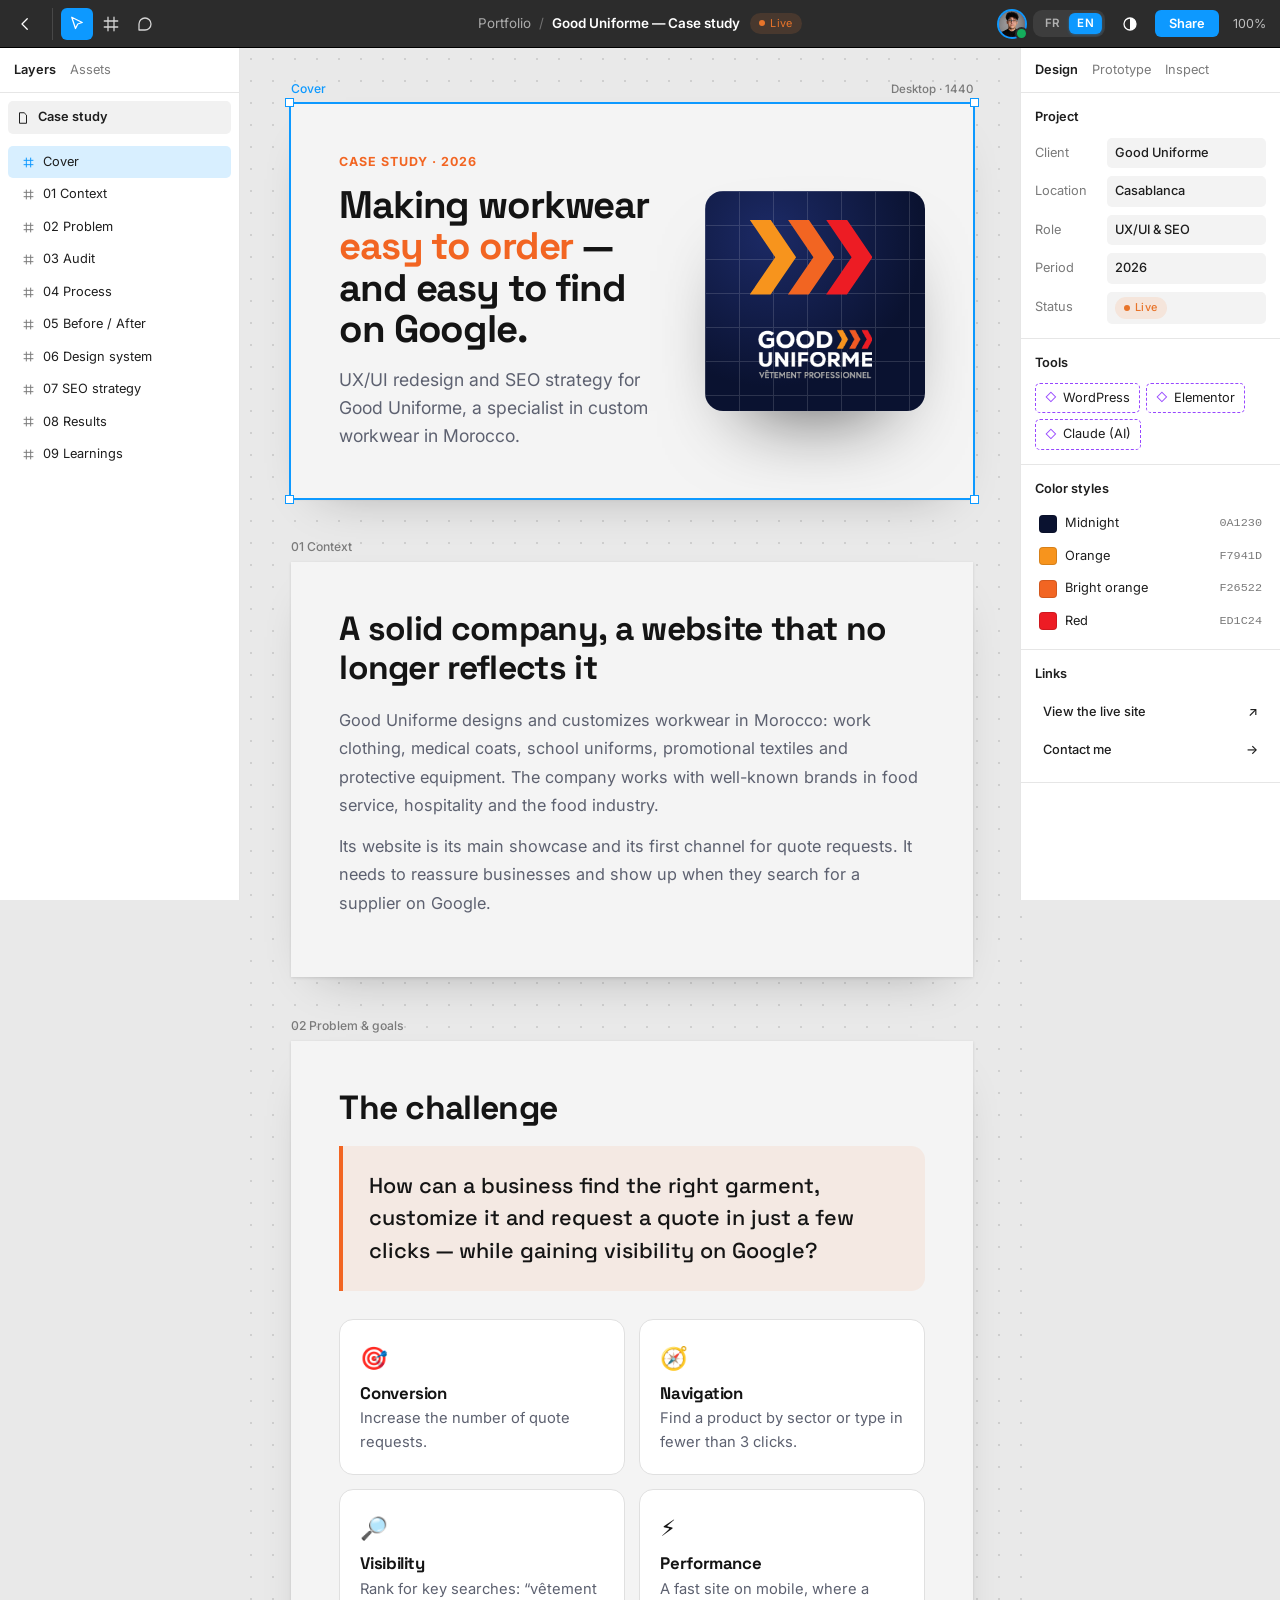
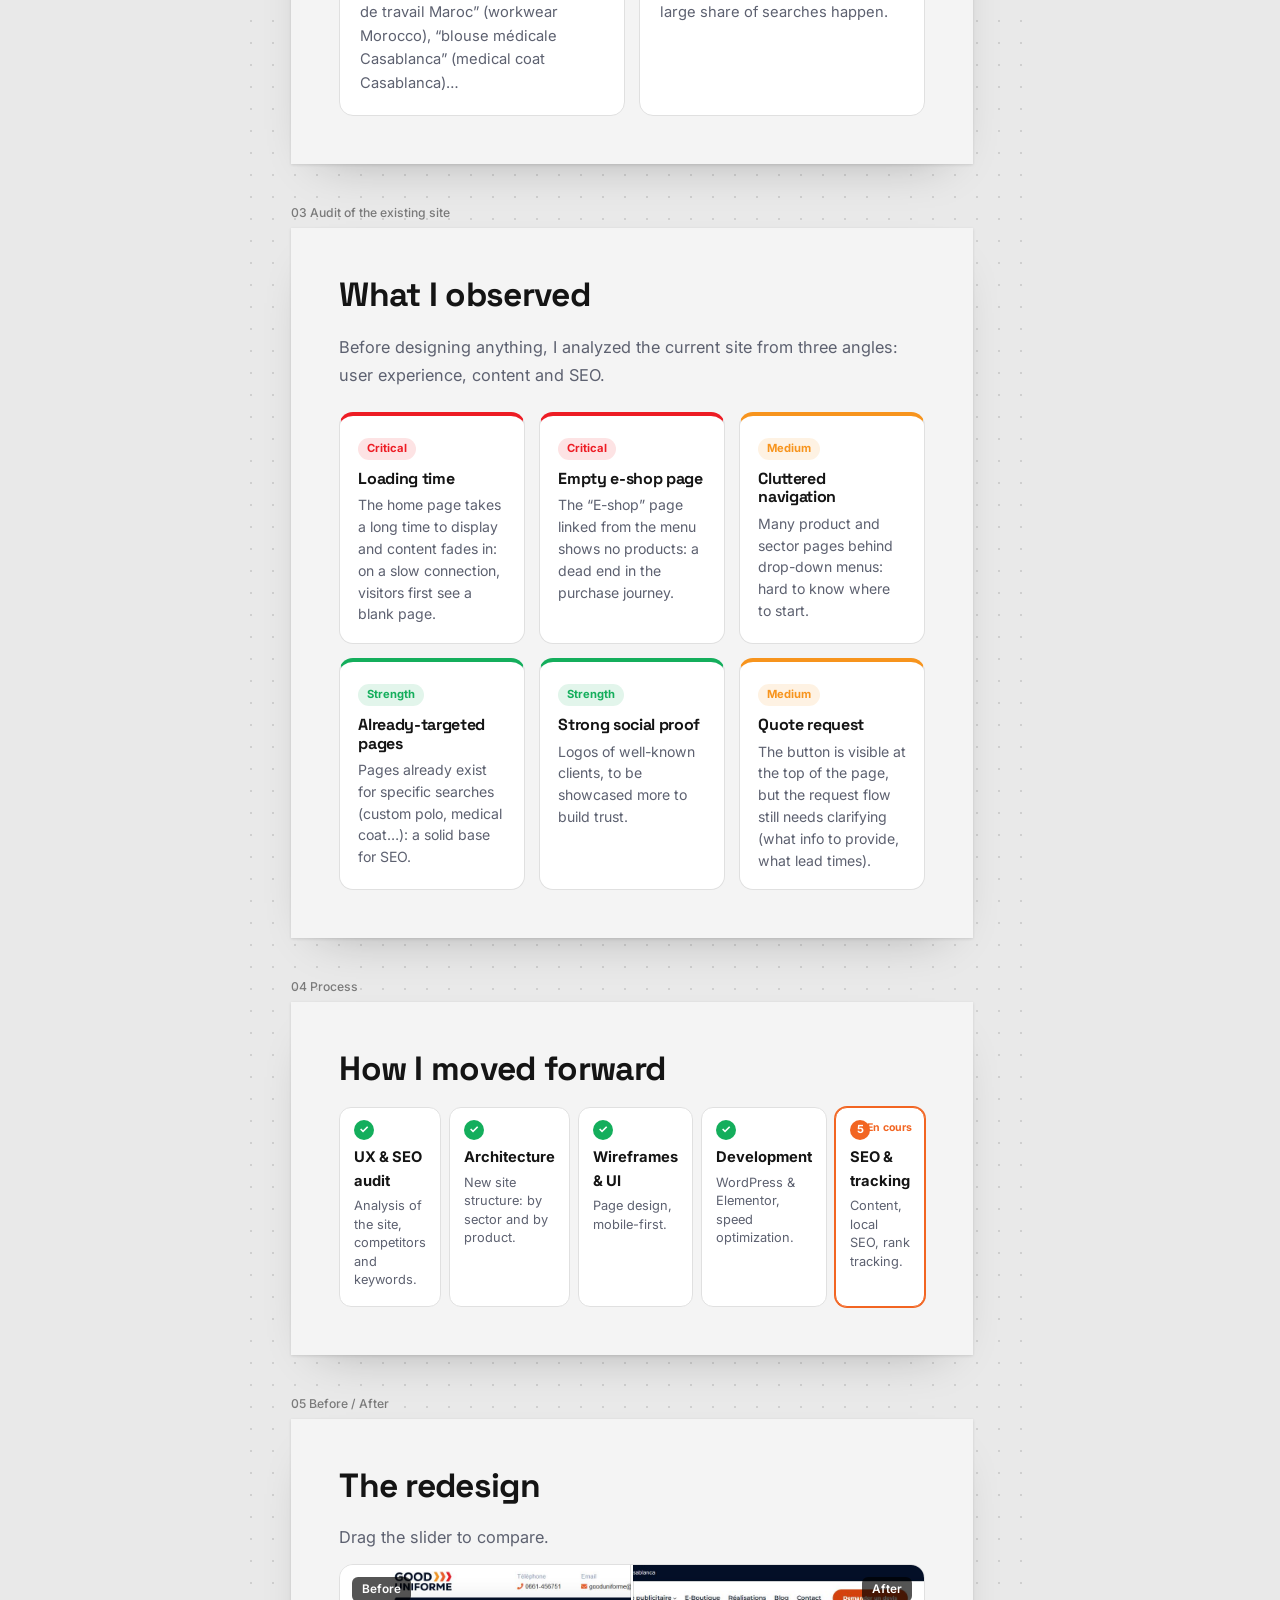
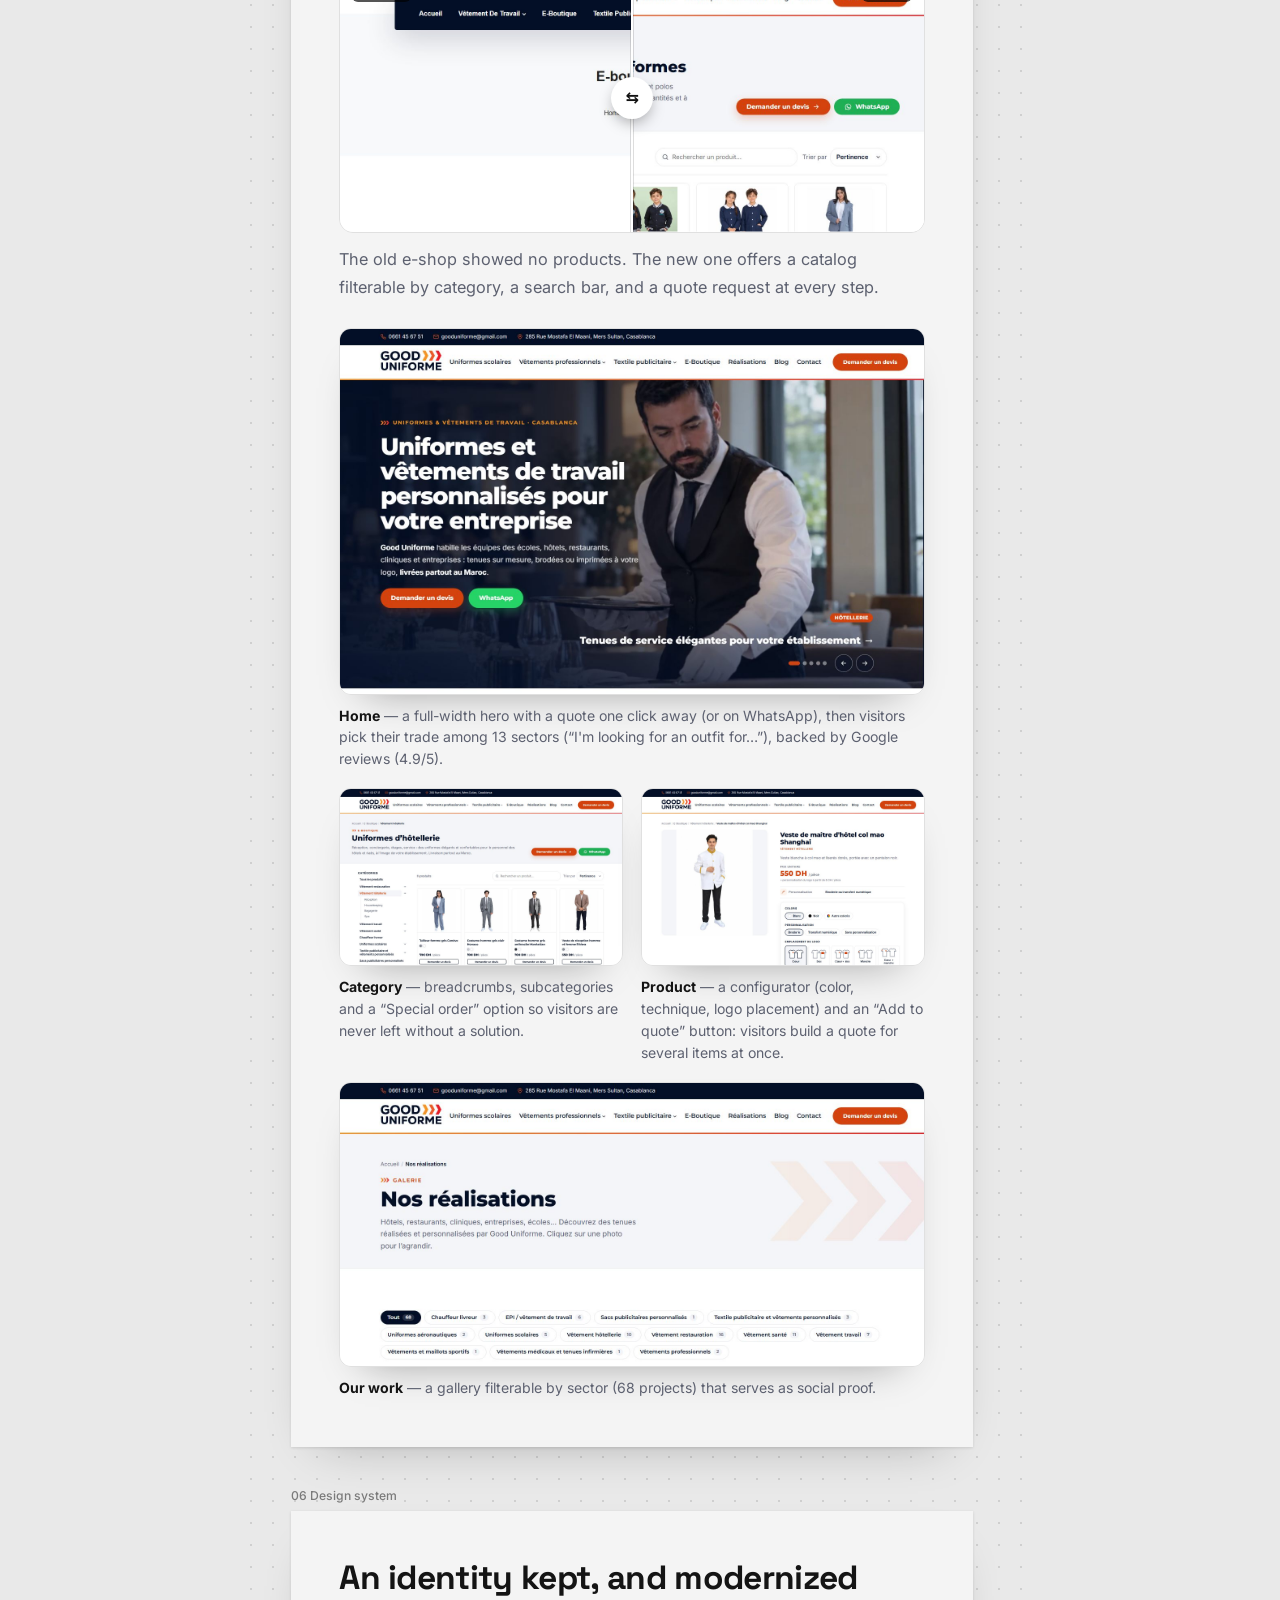
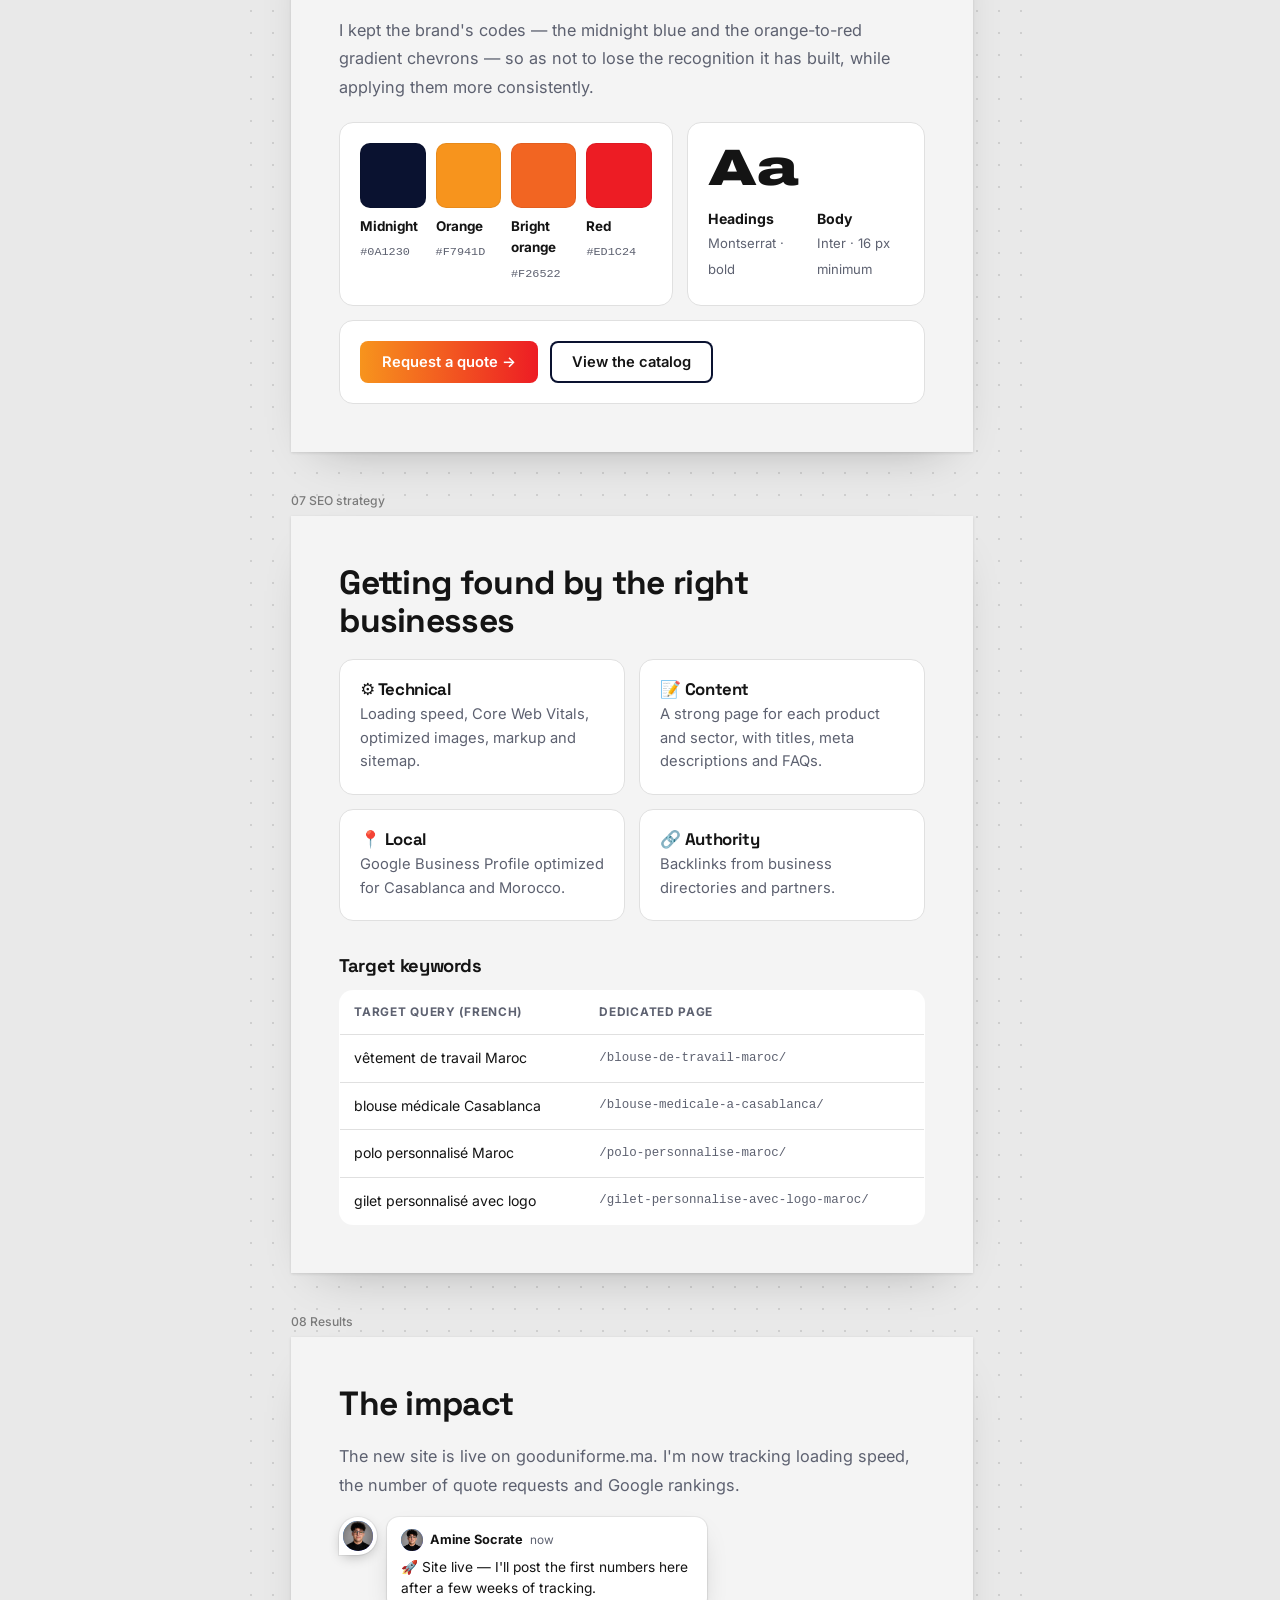
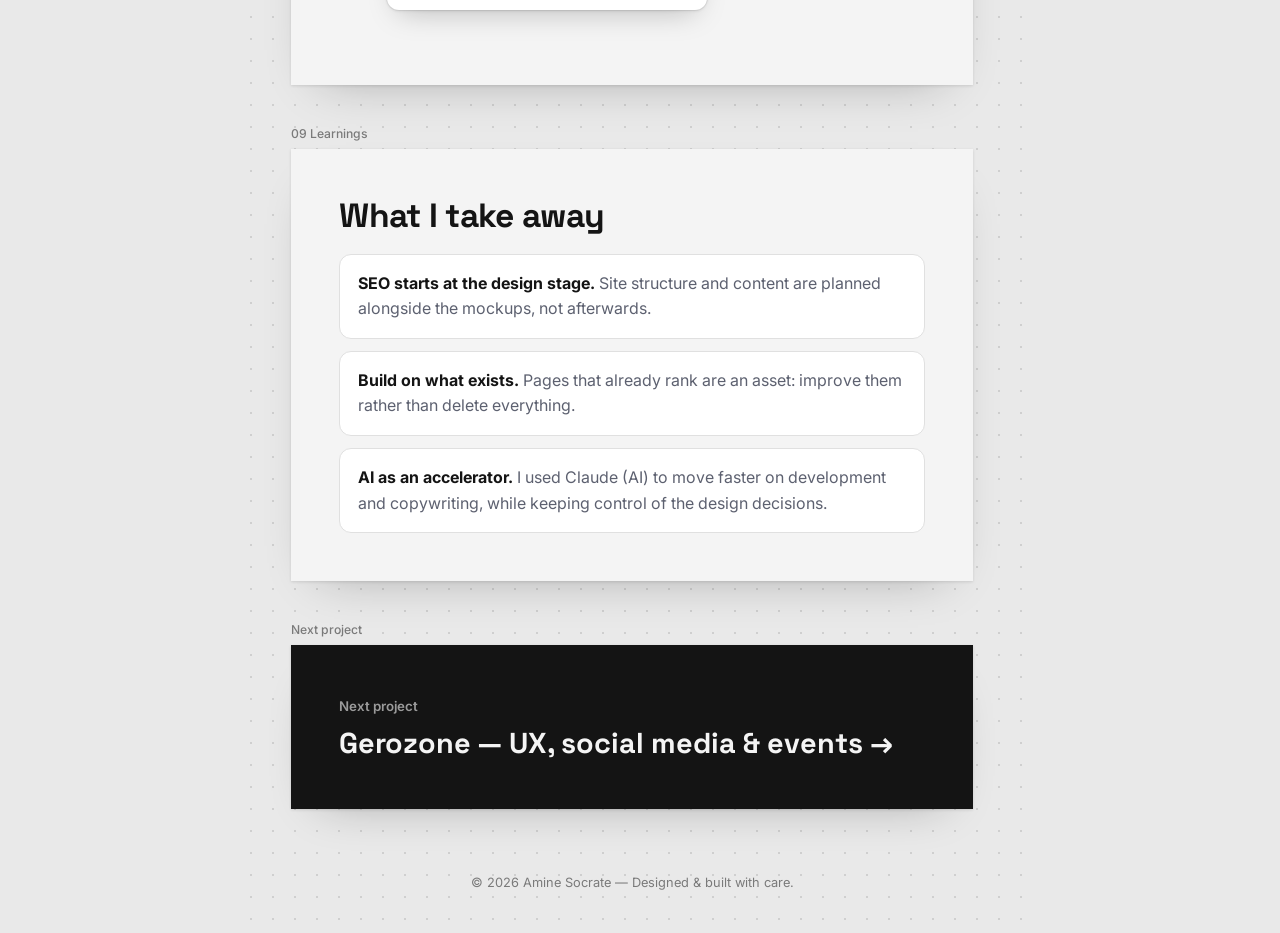
<file: projets/gooduniforme.html>
<!doctype html>
<html lang="fr">
<head>
  <meta charset="utf-8" />
  <meta name="viewport" content="width=device-width, initial-scale=1" />
  <title data-en="Good Uniforme — Redesign & SEO · Amine Socrate">Good Uniforme — Refonte & SEO · Amine Socrate</title>
  <meta name="description" content="Étude de cas : refonte UX/UI et stratégie de référencement naturel du site Good Uniforme, spécialiste des vêtements professionnels personnalisés au Maroc." data-en-content="Case study: UX/UI redesign and SEO strategy for the website of Good Uniforme, a specialist in custom workwear in Morocco." />
  <link rel="icon" href="data:image/svg+xml,%3Csvg xmlns=%27http://www.w3.org/2000/svg%27 viewBox=%270 0 32 32%27%3E%3Crect width=%2732%27 height=%2732%27 rx=%278%27 fill=%27%230d99ff%27/%3E%3Ctext x=%2716%27 y=%2722%27 font-family=%27Arial%27 font-weight=%27900%27 font-size=%2714%27 fill=%27white%27 text-anchor=%27middle%27%3EAS%3C/text%3E%3C/svg%3E" />
  <meta property="og:title" content="Good Uniforme — Refonte & SEO · Amine Socrate" />
  <meta property="og:description" content="Étude de cas : refonte UX/UI et stratégie de référencement naturel du site Good Uniforme." />
  <meta property="og:type" content="article" />
  <meta property="og:url" content="https://aminesocrate.github.io/projets/gooduniforme.html" />
  <meta property="og:image" content="https://aminesocrate.github.io/assets/og-image.jpg" />
  <meta name="twitter:card" content="summary_large_image" />
  <link rel="canonical" href="https://aminesocrate.github.io/projets/gooduniforme.html" />
  <link rel="preconnect" href="https://fonts.googleapis.com" />
  <link rel="preconnect" href="https://fonts.gstatic.com" crossorigin />
  <link href="https://fonts.googleapis.com/css2?family=Archivo:wdth,wght@125,800;125,900&family=Space+Grotesk:wght@400;500;700&family=Inter:wght@400;500;600&display=swap" rel="stylesheet" />
  <link rel="stylesheet" href="../styles.css" />
  <link rel="stylesheet" href="case.css" />
  <link rel="stylesheet" href="figma-case.css" />
</head>
<body class="fx" style="--brand:#f26522; --brand-2:#ed1c24; --brand-3:#f7941d; --brand-bg:#0a1230;">

  <!-- Barre d'outils façon Figma -->
  <header class="fx-top">
    <div class="fx-top-l">
      <a href="../index.html#projets" class="fx-icon" aria-label="Retour aux projets" title="Retour aux projets" data-en-aria-label="Back to projects" data-en-title="Back to projects">
        <svg viewBox="0 0 24 24" aria-hidden="true"><path d="M15 5l-7 7 7 7"/></svg>
      </a>
      <span class="fx-tools" aria-hidden="true">
        <i class="on"><svg viewBox="0 0 24 24"><path d="M5 3l14 7-6 2-3 6z"/></svg></i>
        <i><svg viewBox="0 0 24 24"><path d="M8 3v18M16 3v18M3 8h18M3 16h18"/></svg></i>
        <i><svg viewBox="0 0 24 24"><path d="M4 20v-8a8 8 0 1 1 8 8z"/></svg></i>
      </span>
    </div>
    <div class="fx-title">
      <a href="../index.html" class="fx-crumb">Portfolio</a><span class="fx-sep">/</span>
      <b data-en="Good Uniforme — Case study">Good Uniforme — Étude de cas</b>
      <span class="status" data-en="Live">En ligne</span>
    </div>
    <div class="fx-top-r">
      <span class="presence" title="Amine Socrate">
        <span class="avatar"><img src="../assets/photo.jpg" alt="" onerror="this.remove()" />AS</span>
      </span>
      <button class="lang-btn" type="button" data-lang="fr"><span class="on">FR</span><span>EN</span></button>
      <button class="fx-icon theme-btn" aria-label="Changer de thème" data-en-aria-label="Toggle theme">
        <svg viewBox="0 0 24 24" aria-hidden="true"><circle cx="12" cy="12" r="8"/><path d="M12 4a8 8 0 010 16z"/></svg>
      </button>
      <button class="fx-share" id="shareBtn" type="button">Partager</button>
      <span class="fx-zoom" aria-hidden="true">100%</span>
    </div>
  </header>

  <div class="fx-body">

    <!-- Panneau gauche : calques -->
    <aside class="fx-left" aria-label="Sommaire" data-en-aria-label="Contents">
      <div class="fx-tabs"><b data-en="Layers">Calques</b><span>Assets</span></div>
      <p class="fx-page">
        <svg viewBox="0 0 24 24" aria-hidden="true"><path d="M6 3h8l4 4v14H6z"/></svg><span data-en="Case study">Étude de cas</span>
      </p>
      <ol class="fx-layers">
        <li><a href="#couverture"><svg viewBox="0 0 24 24" aria-hidden="true"><path d="M8 3v18M16 3v18M3 8h18M3 16h18"/></svg><span data-en="Cover">Couverture</span></a></li>
        <li><a href="#contexte"><svg viewBox="0 0 24 24" aria-hidden="true"><path d="M8 3v18M16 3v18M3 8h18M3 16h18"/></svg><span data-en="01 Context">01 Contexte</span></a></li>
        <li><a href="#probleme"><svg viewBox="0 0 24 24" aria-hidden="true"><path d="M8 3v18M16 3v18M3 8h18M3 16h18"/></svg><span data-en="02 Problem">02 Problème</span></a></li>
        <li><a href="#audit"><svg viewBox="0 0 24 24" aria-hidden="true"><path d="M8 3v18M16 3v18M3 8h18M3 16h18"/></svg>03 Audit</a></li>
        <li><a href="#process"><svg viewBox="0 0 24 24" aria-hidden="true"><path d="M8 3v18M16 3v18M3 8h18M3 16h18"/></svg><span data-en="04 Process">04 Démarche</span></a></li>
        <li><a href="#avant-apres"><svg viewBox="0 0 24 24" aria-hidden="true"><path d="M8 3v18M16 3v18M3 8h18M3 16h18"/></svg><span data-en="05 Before / After">05 Avant / Après</span></a></li>
        <li><a href="#design-system"><svg viewBox="0 0 24 24" aria-hidden="true"><path d="M8 3v18M16 3v18M3 8h18M3 16h18"/></svg>06 Design system</a></li>
        <li><a href="#seo"><svg viewBox="0 0 24 24" aria-hidden="true"><path d="M8 3v18M16 3v18M3 8h18M3 16h18"/></svg><span data-en="07 SEO strategy">07 Stratégie SEO</span></a></li>
        <li><a href="#resultats"><svg viewBox="0 0 24 24" aria-hidden="true"><path d="M8 3v18M16 3v18M3 8h18M3 16h18"/></svg><span data-en="08 Results">08 Résultats</span></a></li>
        <li><a href="#retour"><svg viewBox="0 0 24 24" aria-hidden="true"><path d="M8 3v18M16 3v18M3 8h18M3 16h18"/></svg><span data-en="09 Learnings">09 Apprentissages</span></a></li>
      </ol>
    </aside>

    <!-- Canevas : chaque section est une frame -->
    <main class="fx-canvas">

      <section class="frame f-cover" id="couverture" data-name="Couverture" data-en-data-name="Cover" data-size="Desktop · 1440">
        <div class="cover-text">
          <p class="cs-num" data-en="Case study · 2026">Étude de cas · 2026</p>
          <h1 data-en="Making workwear <span>easy to order</span> — and easy to find on Google.">Rendre le vêtement professionnel <span>simple à commander</span> — et facile à trouver sur Google.</h1>
          <p class="cs-lead" data-en="UX/UI redesign and SEO strategy for Good Uniforme, a specialist in custom workwear in Morocco.">Refonte UX/UI et stratégie de référencement naturel pour Good Uniforme, spécialiste des vêtements professionnels personnalisés au Maroc.</p>
        </div>
        <div class="cs-cover" aria-hidden="true">
          <div class="cover-chevrons"><i></i><i></i><i></i></div>
          <img src="../assets/projets/gooduniforme/logo-blanc.png" alt="" />
        </div>
      </section>

      <section class="frame" id="contexte" data-name="01 Contexte" data-en-data-name="01 Context">
        <h2 data-en="A solid company, a website that no longer reflects it">Une entreprise solide, un site qui ne la reflète plus</h2>
        <p data-en="Good Uniforme designs and customizes workwear in Morocco: work clothing, medical coats, school uniforms, promotional textiles and protective equipment. The company works with well-known brands in food service, hospitality and the food industry.">Good Uniforme conçoit et personnalise des vêtements professionnels au Maroc : tenues de travail, blouses médicales, uniformes scolaires, textile publicitaire et équipements de protection. L'entreprise travaille avec des marques reconnues de la restauration, de l'hôtellerie et de l'agroalimentaire.</p>
        <p data-en="Its website is its main showcase and its first channel for quote requests. It needs to reassure businesses and show up when they search for a supplier on Google.">Son site est sa principale vitrine et son premier canal de demandes de devis. Il doit à la fois rassurer les entreprises et apparaître quand elles cherchent un fournisseur sur Google.</p>
      </section>

      <section class="frame" id="probleme" data-name="02 Problème & objectifs" data-en-data-name="02 Problem & goals">
        <h2 data-en="The challenge">Le défi</h2>
        <blockquote class="cs-quote" data-en="How can a business find the right garment, customize it and request a quote in just a few clicks — while gaining visibility on Google?">Comment permettre à une entreprise de trouver le bon vêtement, de le personnaliser et de demander un devis en quelques clics — tout en gagnant en visibilité sur Google ?</blockquote>
        <div class="goals">
          <article><span>🎯</span><h4>Conversion</h4><p data-en="Increase the number of quote requests.">Augmenter le nombre de demandes de devis.</p></article>
          <article><span>🧭</span><h4 data-en="Navigation">Navigation</h4><p data-en="Find a product by sector or type in fewer than 3 clicks.">Trouver un produit par secteur ou par type en moins de 3 clics.</p></article>
          <article><span>🔎</span><h4 data-en="Visibility">Visibilité</h4><p data-en="Rank for key searches: “vêtement de travail Maroc” (workwear Morocco), “blouse médicale Casablanca” (medical coat Casablanca)…">Se positionner sur les recherches clés : « vêtement de travail Maroc », « blouse médicale Casablanca »…</p></article>
          <article><span>⚡</span><h4 data-en="Performance">Performance</h4><p data-en="A fast site on mobile, where a large share of searches happen.">Un site rapide sur mobile, où se fait une grande partie des recherches.</p></article>
        </div>
      </section>

      <section class="frame" id="audit" data-name="03 Audit de l'existant" data-en-data-name="03 Audit of the existing site">
        <h2 data-en="What I observed">Ce que j'ai observé</h2>
        <p data-en="Before designing anything, I analyzed the current site from three angles: user experience, content and SEO.">Avant de dessiner quoi que ce soit, j'ai analysé le site actuel sous trois angles : l'expérience utilisateur, le contenu et le référencement.</p>
        <div class="audit">
          <article class="a-bad"><span class="sev" data-en="Critical">Critique</span><h4 data-en="Loading time">Temps de chargement</h4><p data-en="The home page takes a long time to display and content fades in: on a slow connection, visitors first see a blank page.">La page d'accueil met longtemps à s'afficher et le contenu apparaît en fondu : sur une connexion lente, le visiteur voit d'abord une page vide.</p></article>
          <article class="a-bad"><span class="sev" data-en="Critical">Critique</span><h4 data-en="Empty e-shop page">Page E-boutique vide</h4><p data-en="The “E-shop” page linked from the menu shows no products: a dead end in the purchase journey.">La page « E-boutique » accessible depuis le menu n'affiche aucun produit : une impasse dans le parcours d'achat.</p></article>
          <article class="a-mid"><span class="sev" data-en="Medium">Moyen</span><h4 data-en="Cluttered navigation">Navigation chargée</h4><p data-en="Many product and sector pages behind drop-down menus: hard to know where to start.">De nombreuses pages produits et secteurs, accessibles via des menus déroulants : difficile de savoir par où commencer.</p></article>
          <article class="a-good"><span class="sev" data-en="Strength">Atout</span><h4 data-en="Already-targeted pages">Des pages déjà ciblées</h4><p data-en="Pages already exist for specific searches (custom polo, medical coat…): a solid base for SEO.">Des pages existent pour des recherches précises (polo personnalisé, blouse médicale…) : une base solide pour le SEO.</p></article>
          <article class="a-good"><span class="sev" data-en="Strength">Atout</span><h4 data-en="Strong social proof">Preuve sociale forte</h4><p data-en="Logos of well-known clients, to be showcased more to build trust.">Des logos de clients reconnus, à mettre davantage en valeur pour rassurer.</p></article>
          <article class="a-mid"><span class="sev" data-en="Medium">Moyen</span><h4 data-en="Quote request">Demande de devis</h4><p data-en="The button is visible at the top of the page, but the request flow still needs clarifying (what info to provide, what lead times).">Le bouton est visible en haut de page mais le parcours de demande reste à clarifier (quelles infos fournir, quels délais).</p></article>
        </div>
      </section>

      <section class="frame" id="process" data-name="04 Démarche" data-en-data-name="04 Process">
        <h2 data-en="How I moved forward">Comment j'ai avancé</h2>
        <ol class="steps">
          <li class="done"><b data-en="UX & SEO audit">Audit UX & SEO</b><span data-en="Analysis of the site, competitors and keywords.">Analyse du site, des concurrents et des mots-clés.</span></li>
          <li class="done"><b data-en="Architecture">Architecture</b><span data-en="New site structure: by sector and by product.">Nouvelle arborescence : par secteur et par produit.</span></li>
          <li class="done"><b>Wireframes & UI</b><span data-en="Page design, mobile-first.">Design des pages, pensé pour le mobile.</span></li>
          <li class="done"><b data-en="Development">Intégration</b><span data-en="WordPress & Elementor, speed optimization.">WordPress & Elementor, optimisation de la vitesse.</span></li>
          <li class="now"><b data-en="SEO & tracking">SEO & suivi</b><span data-en="Content, local SEO, rank tracking.">Contenus, référencement local, suivi des positions.</span></li>
        </ol>
      </section>

      <section class="frame" id="avant-apres" data-name="05 Avant / Après" data-en-data-name="05 Before / After">
        <h2 data-en="The redesign">La refonte</h2>
        <p data-en="Drag the slider to compare.">Glisse le curseur pour comparer.</p>
        <div class="ba" id="ba" style="--pos:50%">
          <img class="ba-before" src="../assets/projets/gooduniforme/avant-boutique.jpg" alt="Avant : page E-boutique actuelle, sans produits" data-en-alt="Before: current e-shop page, with no products" />
          <div class="ba-after">
            <img src="../assets/projets/gooduniforme/apres-boutique.jpg" alt="Après : nouvelle E-boutique avec catégories, recherche et 32 produits" data-en-alt="After: new e-shop with categories, search and 32 products" />
          </div>
          <span class="ba-tag ba-tag-l" data-en="Before">Avant</span><span class="ba-tag ba-tag-r" data-en="After">Après</span>
          <input type="range" min="0" max="100" value="50" aria-label="Comparer avant et après" data-en-aria-label="Compare before and after" />
          <span class="ba-handle" aria-hidden="true">⇆</span>
        </div>
        <p class="ba-cap" data-en="The old e-shop showed no products. The new one offers a catalog filterable by category, a search bar, and a quote request at every step.">L'ancienne E-boutique n'affichait aucun produit. La nouvelle propose un catalogue filtrable par catégorie, une recherche, et un devis à chaque étape.</p>
        <div class="shots">
          <figure class="shot shot-wide">
            <img src="../assets/projets/gooduniforme/apres-accueil.jpg" alt="Nouvelle page d'accueil" data-en-alt="New home page" loading="lazy" />
            <figcaption data-en="<b>Home</b> — a full-width hero with a quote one click away (or on WhatsApp), then visitors pick their trade among 13 sectors (“I'm looking for an outfit for…”), backed by Google reviews (4.9/5)."><b>Accueil</b> — un hero plein écran avec le devis en un clic (ou sur WhatsApp), puis le visiteur choisit son métier parmi 13 secteurs (« Je cherche une tenue pour… »), appuyé par les avis Google (4,9/5).</figcaption>
          </figure>
          <figure class="shot">
            <img src="../assets/projets/gooduniforme/apres-categorie.jpg" alt="Page catégorie Hôtellerie" data-en-alt="Hospitality category page" loading="lazy" />
            <figcaption data-en="<b>Category</b> — breadcrumbs, subcategories and a “Special order” option so visitors are never left without a solution."><b>Catégorie</b> — fil d'Ariane, sous-catégories et « Commande spéciale » pour ne jamais laisser le visiteur sans solution.</figcaption>
          </figure>
          <figure class="shot">
            <img src="../assets/projets/gooduniforme/apres-produit.jpg" alt="Page produit Veste de maître d'hôtel" data-en-alt="Product page: maître d'hôtel jacket" loading="lazy" />
            <figcaption data-en="<b>Product</b> — a configurator (color, technique, logo placement) and an “Add to quote” button: visitors build a quote for several items at once."><b>Produit</b> — un configurateur (coloris, technique, emplacement du logo) et un bouton « Ajouter au devis » : le visiteur compose un devis de plusieurs articles.</figcaption>
          </figure>
          <figure class="shot shot-wide">
            <img src="../assets/projets/gooduniforme/apres-realisations.jpg" alt="Page Nos réalisations" data-en-alt="Our work page" loading="lazy" />
            <figcaption data-en="<b>Our work</b> — a gallery filterable by sector (68 projects) that serves as social proof."><b>Réalisations</b> — une galerie filtrable par secteur (68 réalisations) qui sert de preuve sociale.</figcaption>
          </figure>
        </div>
      </section>

      <section class="frame" id="design-system" data-name="06 Design system">
        <h2 data-en="An identity kept, and modernized">Une identité conservée, modernisée</h2>
        <p data-en="I kept the brand's codes — the midnight blue and the orange-to-red gradient chevrons — so as not to lose the recognition it has built, while applying them more consistently.">J'ai gardé les codes de la marque — le bleu nuit et les chevrons dégradés orange-rouge — pour ne pas perdre la reconnaissance acquise, en les appliquant de façon plus cohérente.</p>
        <div class="ds">
          <div class="swatches">
            <div style="--c:#0a1230"><i></i><b data-en="Midnight">Nuit</b><code>#0A1230</code></div>
            <div style="--c:#f7941d"><i></i><b>Orange</b><code>#F7941D</code></div>
            <div style="--c:#f26522"><i></i><b data-en="Bright orange">Orange vif</b><code>#F26522</code></div>
            <div style="--c:#ed1c24"><i></i><b data-en="Red">Rouge</b><code>#ED1C24</code></div>
          </div>
          <div class="type-spec">
            <p class="t-big">Aa</p>
            <div><b data-en="Headings">Titres</b><span>Montserrat · <span data-en="bold">gras</span></span></div>
            <div><b data-en="Body">Texte</b><span>Inter · <span data-en="16 px minimum">16 px minimum</span></span></div>
          </div>
          <div class="comp-demo">
            <button class="gu-btn" type="button" data-en="Request a quote →">Demander un devis →</button>
            <button class="gu-btn gu-ghost" type="button" data-en="View the catalog">Voir le catalogue</button>
          </div>
        </div>
      </section>

      <section class="frame" id="seo" data-name="07 Stratégie SEO" data-en-data-name="07 SEO strategy">
        <h2 data-en="Getting found by the right businesses">Être trouvé par les bonnes entreprises</h2>
        <div class="pillars">
          <article><h4 data-en="⚙️ Technical">⚙️ Technique</h4><p data-en="Loading speed, Core Web Vitals, optimized images, markup and sitemap.">Vitesse de chargement, Core Web Vitals, images optimisées, balisage et sitemap.</p></article>
          <article><h4 data-en="📝 Content">📝 Contenu</h4><p data-en="A strong page for each product and sector, with titles, meta descriptions and FAQs.">Une page solide par produit et par secteur, avec titres, méta-descriptions et FAQ.</p></article>
          <article><h4>📍 Local</h4><p data-en="Google Business Profile optimized for Casablanca and Morocco.">Fiche Google Business Profile optimisée pour Casablanca et le Maroc.</p></article>
          <article><h4 data-en="🔗 Authority">🔗 Popularité</h4><p data-en="Backlinks from business directories and partners.">Liens depuis des annuaires professionnels et des partenaires.</p></article>
        </div>
        <h3 class="cs-h3" data-en="Target keywords">Mots-clés ciblés</h3>
        <table class="kw">
          <thead><tr><th data-en="Target query (French)">Requête visée</th><th data-en="Dedicated page">Page dédiée</th></tr></thead>
          <tbody>
            <tr><td>vêtement de travail Maroc</td><td>/blouse-de-travail-maroc/</td></tr>
            <tr><td>blouse médicale Casablanca</td><td>/blouse-medicale-a-casablanca/</td></tr>
            <tr><td>polo personnalisé Maroc</td><td>/polo-personnalise-maroc/</td></tr>
            <tr><td>gilet personnalisé avec logo</td><td>/gilet-personnalise-avec-logo-maroc/</td></tr>
          </tbody>
        </table>
      </section>

      <section class="frame" id="resultats" data-name="08 Résultats" data-en-data-name="08 Results">
        <h2 data-en="The impact">L'impact</h2>
        <p data-en="The new site is live on gooduniforme.ma. I'm now tracking loading speed, the number of quote requests and Google rankings.">Le nouveau site est en ligne sur gooduniforme.ma. Je suis maintenant la vitesse de chargement, le nombre de demandes de devis et les positions sur Google.</p>
        <!-- Commentaire Figma épinglé sur la frame -->
        <div class="fx-comment">
          <span class="pin"><span class="avatar"><img src="../assets/photo.jpg" alt="" onerror="this.remove()" />AS</span></span>
          <div class="fx-thread">
            <header><span class="avatar"><img src="../assets/photo.jpg" alt="" onerror="this.remove()" />AS</span><b>Amine Socrate</b><time data-en="now">maintenant</time></header>
            <p data-en="🚀 Site live — I'll post the first numbers here after a few weeks of tracking.">🚀 Site en ligne — je publierai les premiers chiffres ici après quelques semaines de suivi.</p>
          </div>
        </div>
      </section>

      <section class="frame" id="retour" data-name="09 Apprentissages" data-en-data-name="09 Learnings">
        <h2 data-en="What I take away">Ce que j'en retiens</h2>
        <ul class="learn">
          <li data-en="<b>SEO starts at the design stage.</b> Site structure and content are planned alongside the mockups, not afterwards."><b>Le SEO commence dès la conception.</b> L'arborescence et les contenus se pensent en même temps que les maquettes, pas après.</li>
          <li data-en="<b>Build on what exists.</b> Pages that already rank are an asset: improve them rather than delete everything."><b>Partir de l'existant.</b> Les pages déjà référencées sont un capital : on les améliore plutôt que de tout supprimer.</li>
          <li data-en="<b>AI as an accelerator.</b> I used Claude (AI) to move faster on development and copywriting, while keeping control of the design decisions."><b>L'IA comme accélérateur.</b> J'ai utilisé Claude (IA) pour aller plus vite sur l'intégration et la rédaction, en gardant la main sur les choix de design.</li>
        </ul>
      </section>

      <a class="frame f-next" href="../index.html#gerozone" data-name="Projet suivant" data-en-data-name="Next project">
        <small data-en="Next project">Projet suivant</small>
        <b data-en="Gerozone — UX, social media & events →">Gerozone — UX, social media & événements →</b>
      </a>

      <p class="fx-foot">© <span id="year"></span> <span data-en="Amine Socrate — Designed & built with care.">Amine Socrate — Designé & codé avec soin.</span></p>
    </main>

    <!-- Panneau droit : propriétés -->
    <aside class="fx-right" aria-label="Informations du projet" data-en-aria-label="Project information">
      <div class="fx-tabs"><b>Design</b><span>Prototype</span><span>Inspect</span></div>

      <div class="fx-group">
        <p class="fx-h" data-en="Project">Projet</p>
        <dl class="fx-props">
          <div><dt>Client</dt><dd>Good Uniforme</dd></div>
          <div><dt data-en="Location">Lieu</dt><dd>Casablanca</dd></div>
          <div><dt data-en="Role">Rôle</dt><dd>UX/UI & SEO</dd></div>
          <div><dt data-en="Period">Période</dt><dd>2026</dd></div>
          <div><dt data-en="Status">Statut</dt><dd><span class="status" data-en="Live">En ligne</span></dd></div>
        </dl>
      </div>

      <div class="fx-group">
        <p class="fx-h" data-en="Tools">Outils</p>
        <ul class="fx-chips">
          <li>WordPress</li><li>Elementor</li><li data-en="Claude (AI)">Claude (IA)</li>
        </ul>
      </div>

      <div class="fx-group">
        <p class="fx-h" data-en="Color styles">Styles de couleur</p>
        <ul class="fx-fills">
          <li><i style="--c:#0a1230"></i><span data-en="Midnight">Nuit</span><code>0A1230</code></li>
          <li><i style="--c:#f7941d"></i>Orange<code>F7941D</code></li>
          <li><i style="--c:#f26522"></i><span data-en="Bright orange">Orange vif</span><code>F26522</code></li>
          <li><i style="--c:#ed1c24"></i><span data-en="Red">Rouge</span><code>ED1C24</code></li>
        </ul>
      </div>

      <div class="fx-group">
        <p class="fx-h" data-en="Links">Liens</p>
        <a class="fx-link" href="https://gooduniforme.ma/" target="_blank" rel="noopener"><span data-en="View the live site">Voir le site en ligne</span> <span>↗</span></a>
        <a class="fx-link" href="../index.html#contact"><span data-en="Contact me">Me contacter</span> <span>→</span></a>
      </div>
    </aside>
  </div>

  <script src="../i18n.js"></script>
  <script>
    // Thème
    const root = document.documentElement;
    const saved = (() => { try { return localStorage.getItem("theme"); } catch { return null; } })();
    root.dataset.theme = saved || (matchMedia("(prefers-color-scheme: dark)").matches ? "dark" : "light");
    document.querySelector(".theme-btn").addEventListener("click", () => {
      root.dataset.theme = root.dataset.theme === "dark" ? "light" : "dark";
      try { localStorage.setItem("theme", root.dataset.theme); } catch {}
    });

    // Frames : poignées de sélection + calque actif
    const frames = [...document.querySelectorAll(".frame")];
    frames.forEach(f => f.insertAdjacentHTML("beforeend", '<i class="fh"></i><i class="fh"></i><i class="fh"></i><i class="fh"></i>'));
    const layers = [...document.querySelectorAll(".fx-layers a")];
    const spy = new IntersectionObserver(es => es.forEach(e => {
      if (!e.isIntersecting) return;
      frames.forEach(f => f.classList.toggle("is-sel", f === e.target));
      layers.forEach(a => a.setAttribute("aria-current", a.hash === `#${e.target.id}`));
    }), { rootMargin: "-35% 0px -60% 0px" });
    frames.forEach(f => f.id && spy.observe(f));

    // Avant / Après
    const ba = document.getElementById("ba");
    ba.querySelector("input").addEventListener("input", e => ba.style.setProperty("--pos", `${e.target.value}%`));

    // Partager : copie le lien de la page
    const share = document.getElementById("shareBtn");
    const shareLabel = () => (share.textContent = i18n.t("Partager", "Share"));
    share.addEventListener("click", async () => {
      try { await navigator.clipboard.writeText(location.href.split("#")[0]); share.textContent = i18n.t("Lien copié ✓", "Link copied ✓"); }
      catch { share.textContent = i18n.t("Copie impossible", "Copy failed"); }
      setTimeout(shareLabel, 2000);
    });
    shareLabel();
    document.addEventListener("langchange", shareLabel);

    document.getElementById("year").textContent = new Date().getFullYear();
  </script>
</body>
</html>
</file>
<file: styles.css>
:root {
  --bg: #f4f4f4;
  --surface: #ffffff;
  --ink: #141414;
  --muted: #5d6170;
  --line: #e0e0e0;
  --accent: #0d8ce8;
  --accent-2: #ff6b4a;
  --radius: 18px;
  --max: 1180px;
  --font-display: "Space Grotesk", system-ui, sans-serif;
  --font-body: "Inter", system-ui, sans-serif;
}
:root[data-theme="dark"] {
  --bg: #0f1117;
  --surface: #171a23;
  --ink: #eef0f6;
  --muted: #9aa0b2;
  --line: #262a36;
  --accent: #4db5ff;
  --accent-2: #ff8a6e;
}

* { box-sizing: border-box; margin: 0; padding: 0; }
html { scroll-behavior: smooth; overflow-x: clip; }
body {
  background: var(--bg);
  color: var(--ink);
  font-family: var(--font-body);
  line-height: 1.6;
  transition: background .3s, color .3s;
  overflow-x: clip;
}
a { color: inherit; text-decoration: none; }
ul { list-style: none; }
h1, h2, h3, h4 { font-family: var(--font-display); line-height: 1.15; letter-spacing: -0.02em; }
em { font-style: normal; color: var(--accent); }

main, footer { max-width: var(--max); margin: 0 auto; padding-inline: 24px; }
html { scroll-padding-top: 90px; } /* les ancres ne passent pas sous le header */

/* HEADER — barre flottante façon Figma */
.nav {
  position: fixed; top: 14px; left: 50%; z-index: 20;
  width: min(calc(var(--max) - 48px), calc(100% - 32px));
  transform: translateX(-50%);
  display: grid; grid-template-columns: 1fr auto 1fr; align-items: center; gap: 12px;
  padding: 7px 7px 7px 8px; border-radius: 14px;
  background: color-mix(in srgb, var(--surface) 62%, transparent);
  border: 1px solid color-mix(in srgb, var(--ink) 8%, transparent);
  backdrop-filter: blur(16px) saturate(1.4); -webkit-backdrop-filter: blur(16px) saturate(1.4);
  transition: background .3s, box-shadow .3s, top .3s;
  animation: navIn .7s cubic-bezier(.2, .9, .3, 1) both;
}
@keyframes navIn { from { opacity: 0; transform: translate(-50%, -16px); } }
.nav.scrolled {
  top: 10px;
  background: color-mix(in srgb, var(--surface) 86%, transparent);
  box-shadow: 0 12px 34px -16px #0004;
}
.brand { display: flex; align-items: center; min-width: 0; min-height: 34px; padding-left: 10px; justify-self: start; }
.crumb { font-size: .88rem; font-weight: 600; white-space: nowrap; overflow: hidden; text-overflow: ellipsis; }
.crumb-dim { color: var(--muted); font-weight: 500; }

.links { display: flex; gap: 2px; padding: 3px; border-radius: 10px; background: color-mix(in srgb, var(--ink) 5%, transparent); }
.links a {
  display: block; padding: 7px 14px; border-radius: 8px;
  font-size: .86rem; font-weight: 500; color: var(--muted);
  transition: color .2s, background .2s, box-shadow .2s;
}
.links a:hover { color: var(--ink); }
.links a[aria-current="true"] { color: var(--ink); background: var(--surface); box-shadow: 0 1px 3px #00000026; }
.links-contact { display: none; } /* visible seulement dans le menu mobile */

.nav-right { display: flex; align-items: center; gap: 8px; justify-self: end; }
.presence { position: relative; display: flex; }
.presence .avatar { width: 30px; height: 30px; box-shadow: 0 0 0 2px #0d99ff; }
.presence::after { /* pastille "en ligne" */
  content: ""; position: absolute; right: -1px; bottom: -1px; width: 9px; height: 9px; border-radius: 50%;
  background: #14ae5c; box-shadow: 0 0 0 2px var(--surface);
}
.theme-btn, .menu-btn {
  width: 34px; height: 34px; border-radius: 8px; cursor: pointer; display: grid; place-items: center;
  border: 0; background: none; color: var(--ink); transition: background .2s;
}
.theme-btn:hover, .menu-btn:hover { background: color-mix(in srgb, var(--ink) 7%, transparent); }
.theme-btn svg, .menu-btn svg { width: 18px; height: 18px; fill: none; stroke: currentColor; stroke-width: 1.8; stroke-linecap: round; }
.theme-btn svg path { fill: currentColor; stroke: none; }
.share-btn {
  padding: 8px 16px; border-radius: 8px; background: #0d99ff; color: #fff;
  font-size: .86rem; font-weight: 600; transition: background .2s, transform .2s;
}
.share-btn:hover { background: #0a84dd; transform: translateY(-1px); }
.menu-btn { display: none; }
.lang-btn { /* bascule FR | EN façon contrôle segmenté */
  position: relative; display: grid; grid-template-columns: 1fr 1fr; padding: 3px; border: 0; border-radius: 9px;
  background: color-mix(in srgb, var(--ink) 8%, transparent); cursor: pointer;
  font: 600 .72rem var(--font-body); letter-spacing: .04em;
}
.lang-btn::before { /* pastille qui glisse */
  content: ""; position: absolute; top: 3px; bottom: 3px; left: 3px; width: calc(50% - 3px);
  border-radius: 6px; background: #0d99ff; box-shadow: 0 1px 3px #0d99ff66;
  transition: transform .25s cubic-bezier(.3, .7, .4, 1);
}
.lang-btn[data-lang="en"]::before { transform: translateX(100%); }
.lang-btn span {
  position: relative; padding: 5px 8px; border-radius: 6px; line-height: 1;
  color: color-mix(in srgb, var(--ink) 55%, transparent); transition: color .2s;
}
.lang-btn span.on { color: #fff; }
.lang-btn:hover span:not(.on) { color: var(--ink); }
.lang-btn:focus-visible { outline: 2px solid #0d99ff; outline-offset: 2px; }
.fx-top .lang-btn { background: #ffffff14; }
.fx-top .lang-btn span:not(.on) { color: #ffffff99; }
.fx-top .lang-btn:hover span:not(.on) { color: #fff; }
@media (prefers-reduced-motion: reduce) { .lang-btn::before { transition: none; } }

/* HERO — canevas Figma */
.hero {
  --figma: #0d99ff;
  position: relative; overflow: hidden;
  width: 100vw; margin-left: calc(50% - 50vw);
  min-height: 100vh;
  display: grid; place-items: center;
  padding: 110px 16px 160px;
  background-image: url("data:image/svg+xml,%3Csvg xmlns='http://www.w3.org/2000/svg' width='160' height='160'%3E%3Cfilter id='n'%3E%3CfeTurbulence type='fractalNoise' baseFrequency='.9' numOctaves='3'/%3E%3C/filter%3E%3Crect width='100%25' height='100%25' filter='url(%23n)' opacity='.05'/%3E%3C/svg%3E");
}
.blob {
  position: absolute; border-radius: 50%; filter: blur(80px); pointer-events: none;
  background: radial-gradient(circle, #5ab8ff, #a9dcff 60%, transparent 75%);
  opacity: .85; animation: drift 14s ease-in-out infinite;
}
.hero::after { /* fondu en bas : pas de coupure nette entre le bleu et la section suivante */
  content: ""; position: absolute; left: 0; right: 0; bottom: 0; height: 240px;
  background: linear-gradient(to bottom, transparent, var(--bg) 85%);
  pointer-events: none;
}
.blob-1 { width: 720px; height: 460px; top: -220px; left: -260px; }
.blob-2 { width: 720px; height: 520px; bottom: -300px; right: -200px; animation-delay: -7s; }
@keyframes drift { 50% { transform: translate(40px, 30px) scale(1.08); } }

.frame { position: relative; z-index: 1; width: fit-content; max-width: 100%; }
.frame-top {
  display: flex; justify-content: space-between; align-items: center; gap: 16px; flex-wrap: wrap;
  width: 0; min-width: 100%; /* la largeur suit le titre, pas cette ligne */
  margin-bottom: 10px;
  animation: rise .8s .1s ease both;
}
.me { display: flex; align-items: center; gap: 12px; font-weight: 500; font-size: 1.15rem; letter-spacing: -.01em; }
.me-pic {
  position: relative; width: 60px; height: 60px; border-radius: 50%; overflow: hidden; flex: none;
  display: grid; place-items: center;
  background: linear-gradient(135deg, #1e1e1e, #555); color: #fff;
  font-family: var(--font-display); font-weight: 700;
}
.me-pic img { position: absolute; inset: 0; width: 100%; height: 100%; object-fit: cover; }
.chips { display: flex; gap: 14px; }
.chips span {
  padding: 6px 16px; font-size: 1.25rem; font-weight: 500; letter-spacing: -.01em;
  background: color-mix(in srgb, var(--figma) 12%, var(--bg));
  border: 2px solid color-mix(in srgb, var(--figma) 8%, var(--surface));
  box-shadow: 0 0 0 1px color-mix(in srgb, var(--ink) 6%, transparent);
  border-radius: 3px;
}

.selection {
  position: relative;
  border: 2px solid var(--figma);
  padding-bottom: 40px;
  animation: rise .8s .25s ease both;
}
.big {
  font-family: "Archivo", var(--font-display);
  font-stretch: 125%; font-weight: 900;
  font-size: clamp(2.6rem, 13.2vw, 10.2rem);
  line-height: .95; letter-spacing: -0.02em;
  padding-top: .12em; margin-left: -.02em;
  border-bottom: 2px solid var(--figma);
  white-space: nowrap; outline: none; cursor: default;
}
.handle {
  position: absolute; width: 14px; height: 14px;
  background: var(--surface); border: 2px solid var(--figma);
  animation: pop .3s .9s ease both;
}
.tl { top: -8px; left: -8px; } .tr { top: -8px; right: -8px; }
.bl { bottom: -8px; left: -8px; } .br { bottom: -8px; right: -8px; }
.guide {
  position: absolute; right: calc(100% + 8px); top: 50%; width: 100px;
  border-top: 2px dashed var(--figma); opacity: .9;
}
.dims {
  position: absolute; left: 50%; top: calc(100% + 20px); transform: translateX(-50%);
  background: var(--figma); color: #fff; font-size: 1.2rem; font-weight: 500;
  padding: 2px 10px; border-radius: 4px; white-space: nowrap;
  font-variant-numeric: tabular-nums;
  animation: pop .3s 1s ease both;
}
@keyframes rise { from { opacity: 0; transform: translateY(20px); } }
@keyframes pop { from { opacity: 0; transform: scale(.4); } }
.dims { animation-name: popc; }
@keyframes popc { from { opacity: 0; transform: translateX(-50%) scale(.4); } }

.toolbar {
  position: absolute; bottom: 60px; left: 50%; transform: translateX(-50%);
  display: flex; gap: 4px; padding: 14px 18px; z-index: 2;
  background: #2c2c2c; border-radius: 8px;
  box-shadow: 0 12px 30px -12px #0006;
  animation: toolIn .8s .45s ease both;
}
.tool {
  display: flex; align-items: center; gap: 8px;
  padding: 10px 10px; border: 0; border-radius: 6px; cursor: pointer;
  background: transparent; color: #fff;
}
.tool svg { width: 30px; height: 30px; fill: none; stroke: currentColor; stroke-width: 1.4; stroke-linejoin: round; stroke-linecap: round; }
.tool b { width: 7px; height: 7px; border-right: 1.5px solid #fff; border-bottom: 1.5px solid #fff; transform: rotate(45deg) translateY(-3px); opacity: .9; }
.tool:hover { background: #ffffff14; }
.tool.active { background: var(--figma); }
.tool.active b { visibility: hidden; }
.toolbar .tool.active + .tool { margin-left: 0; }

.scroll-hint {
  position: absolute; bottom: 22px; left: 50%; transform: translateX(-50%);
  font-size: .85rem; color: var(--muted); z-index: 2;
}
.scroll-hint:hover { color: var(--figma); }
.sr-only { position: absolute; width: 1px; height: 1px; overflow: hidden; clip: rect(0 0 0 0); }
.cv-btn { display: inline-block; margin-top: 36px; }

.eyebrow {
  font-size: .85rem; font-weight: 600; text-transform: uppercase; letter-spacing: .08em;
  color: var(--muted); margin-bottom: 18px; display: flex; align-items: center; gap: 8px;
}
.dot { width: 8px; height: 8px; border-radius: 50%; background: #22c55e; box-shadow: 0 0 0 4px #22c55e33; }
.btn {
  padding: 14px 26px; border-radius: 99px; font-weight: 600;
  background: var(--accent); color: #fff; transition: transform .2s, box-shadow .2s;
}
.btn:hover { transform: translateY(-2px); box-shadow: 0 10px 24px -10px var(--accent); }
.btn.ghost { background: transparent; color: var(--ink); border: 1px solid var(--line); }

/* SECTIONS */
.section { padding-block: 110px 20px; }
.section-head { margin-bottom: 48px; }
.section h2 { font-size: clamp(1.8rem, 3.5vw, 2.8rem); }

/* PROJETS — roue de cartes */
.work { padding-top: 70px; }
.work-head { text-align: center; }
.work-head .eyebrow { justify-content: center; }
.work-head h2 { font-size: clamp(1.8rem, 3.5vw, 2.8rem); }

.stage {
  --R: 560px; --cw: 230px; --ch: 320px; --ring: 600px;
  --cy: calc(var(--R) + var(--ch) / 2 + 80px);
  position: relative; height: 840px; margin-top: -10px;
  width: 100vw; margin-left: calc(50% - 50vw);
  overflow: hidden; cursor: grab; touch-action: pan-y; user-select: none;
  outline: none;
  -webkit-mask-image: linear-gradient(to bottom, #000 88%, transparent);
          mask-image: linear-gradient(to bottom, #000 88%, transparent);
}
.stage.dragging { cursor: grabbing; }
.stage img { -webkit-user-drag: none; user-select: none; pointer-events: none; } /* pas de "fantôme" d'image en glissant */

.ring {
  position: absolute; left: 50%; top: var(--cy);
  width: var(--ring); aspect-ratio: 1; transform: translate(-50%, -50%);
  color: var(--muted);
}
.ring::before { /* halo bleu, rappel du hero */
  content: ""; position: absolute; inset: -12%; border-radius: 50%; z-index: -1;
  background: radial-gradient(circle, #5ab8ff66, #a9dcff33 45%, transparent 68%);
  filter: blur(30px);
}
.ring-text { width: 100%; height: 100%; animation: spin 50s linear infinite; }
.ring-dash { fill: none; stroke: currentColor; stroke-width: 1; stroke-dasharray: 2 7; opacity: .5; }
.ring-me {
  position: absolute; top: 14%; left: 50%; transform: translateX(-50%);
  display: flex; flex-direction: column; align-items: center; gap: 4px;
  color: var(--ink); font-size: .8rem; line-height: 1;
}
.ring-me b { font: 800 1rem var(--font-display); letter-spacing: .28em; margin-right: -.28em; }
.ring-me strong {
  margin-top: 10px;
  font: 900 3.6rem/1 "Archivo", sans-serif; font-stretch: 125%; letter-spacing: -.03em;
  color: #0d99ff; font-variant-numeric: tabular-nums;
}
.ring-me small { font: 600 .85rem var(--font-display); color: var(--muted); letter-spacing: .1em; }
@keyframes spin { to { transform: rotate(360deg); } }

.wheel {
  position: absolute; left: 50%; top: var(--cy); width: 0; height: 0;
  transform: rotate(var(--rot, 0deg));
  transition: transform .9s cubic-bezier(.2, .8, .2, 1);
}
.stage.dragging .wheel { transition: none; }
.card {
  position: absolute; left: calc(var(--cw) / -2); top: calc(var(--ch) / -2);
  width: var(--cw); height: var(--ch);
  transform: rotate(var(--a)) translateY(calc(var(--R) * -1));
  border: 0; padding: 0; background: none; cursor: pointer;
}
.card-inner {
  position: absolute; inset: 0; border-radius: 22px; overflow: hidden;
  box-shadow: 0 18px 40px -18px #0007, 0 0 0 1px #0000000d;
  transition: transform .45s cubic-bezier(.2, .8, .2, 1), box-shadow .45s;
}
.card:hover .card-inner { transform: translateY(-12px); }
.card.active .card-inner { transform: translateY(-22px) scale(1.05); box-shadow: 0 30px 60px -20px #0009; }

/* Sélection façon Figma sur la carte active */
.sel {
  position: absolute; inset: -9px; pointer-events: none;
  border: 2px solid #0d99ff;
  opacity: 0; transform: translateY(-22px) scale(1.05);
  transition: opacity .3s;
}
.card.active { z-index: 2; }
.card.active .sel { opacity: 1; transition-delay: .5s; }
.sel i { position: absolute; width: 10px; height: 10px; background: #fff; border: 2px solid #0d99ff; }
.sel i:nth-child(1) { top: -6px; left: -6px; }
.sel i:nth-child(2) { top: -6px; right: -6px; }
.sel i:nth-child(3) { bottom: -6px; left: -6px; }
.sel i:nth-child(4) { bottom: -6px; right: -6px; }
.sel em {
  position: absolute; bottom: calc(100% + 8px); left: -2px;
  font: 600 .72rem var(--font-body); font-style: normal; color: #0d99ff; white-space: nowrap;
}
.card:focus-visible .card-inner { outline: 3px solid var(--accent); outline-offset: 4px; }
.card-inner > img { position: absolute; inset: 0; width: 100%; height: 100%; object-fit: cover; z-index: 2; }

.work-nav { display: flex; justify-content: center; align-items: center; gap: 22px; margin-bottom: 14px; }
.dots { display: flex; gap: 8px; }
.dot-btn {
  width: 10px; height: 10px; border-radius: 99px; border: 0; padding: 0; cursor: pointer;
  background: color-mix(in srgb, var(--ink) 20%, transparent);
  transition: width .35s cubic-bezier(.2, .8, .2, 1), background .3s;
}
.dot-btn:hover { background: color-mix(in srgb, var(--ink) 45%, transparent); }
.dot-btn[aria-selected="true"] { width: 34px; background: #0d99ff; }
.wheel-nav {
  width: 48px; height: 48px; border-radius: 50%; cursor: pointer;
  background: var(--surface); color: var(--ink); border: 1px solid var(--line);
  font-size: 1.1rem; box-shadow: 0 8px 20px -10px #0004;
  transition: background .2s, color .2s;
}
.wheel-nav:hover { background: var(--ink); color: var(--bg); }

.work-info { margin: -40px auto 0; position: relative; }

/* Commentaire façon Figma, accroché à droite de la carte active */
.work-body { position: relative; --cw: 230px; }
.comment {
  position: absolute; z-index: 5;
  left: calc(50% + var(--cw) / 2 + 22px);
  top: 36px;
}
@media (max-width: 1000px) {
  .comment { position: relative; left: auto; top: auto; width: min(400px, 100%); margin: 28px auto 0; }
  .work-body .thread { position: relative; left: auto; width: auto; margin-left: 50px; }
}
.avatar {
  position: relative; overflow: hidden; flex: none;
  width: 28px; height: 28px; border-radius: 50%;
  display: grid; place-items: center;
  background: linear-gradient(135deg, #0d99ff, #7b5cff); color: #fff;
  font: 700 .62rem var(--font-display);
}
.avatar img { position: absolute; inset: 0; width: 100%; height: 100%; object-fit: cover; }
.pin {
  position: absolute; left: 0; top: 0;
  padding: 4px; background: var(--surface);
  border-radius: 50% 50% 50% 0;
  box-shadow: 0 4px 14px -4px #0005, 0 0 0 1px #0000000f;
  transform: scale(0); transform-origin: bottom left;
  transition: transform .3s cubic-bezier(.3, 1.6, .5, 1);
}
.pin .avatar { width: 30px; height: 30px; }
.thread {
  position: absolute; left: 48px; top: 0; width: 280px;
  padding: 12px 14px 10px;
  background: var(--surface); color: var(--ink);
  border-radius: 12px;
  box-shadow: 0 1px 3px #0000001a, 0 12px 30px -12px #0003, 0 0 0 1px #0000000d;
  transform: scale(.6) translate(-20px, -10px); transform-origin: top left; opacity: 0;
  transition: transform .4s cubic-bezier(.3, 1.4, .5, 1), opacity .2s;
}
.comment.open .pin { transform: scale(1); }
.comment.open .thread { transform: none; opacity: 1; transition-delay: .12s; }
.thread header { display: flex; align-items: center; gap: 7px; margin-bottom: 8px; font-size: .8rem; }
.thread header .avatar { width: 22px; height: 22px; }
.thread header strong { font-weight: 600; }
.thread time { color: var(--muted); font-size: .74rem; }
.c-icons { margin-left: auto; display: flex; gap: 4px; color: var(--muted); }
.c-icons svg { width: 16px; height: 16px; fill: none; stroke: currentColor; stroke-width: 1.6; stroke-linecap: round; stroke-linejoin: round; }
.c-icons svg:first-child { fill: currentColor; stroke: none; }
.thread h3 { font-size: 1rem; margin-bottom: 4px; }
.thread .desc {
  color: var(--muted); font-size: .82rem; line-height: 1.5;
  display: -webkit-box; -webkit-line-clamp: 2; -webkit-box-orient: vertical; overflow: hidden;
}
/* Liens discrets */
.c-buttons { display: flex; gap: 16px; margin-top: 10px; font-size: .82rem; font-weight: 600; }
.case-btn, .site-btn {
  padding: 0; border: 0; background: none; cursor: pointer;
  font: inherit; color: #0d99ff;
}
.case-btn:hover, .site-btn:hover { text-decoration: underline; text-underline-offset: 3px; }
.case-btn[hidden], .site-btn[hidden] { display: none; }
.reply {
  display: flex; align-items: center; justify-content: space-between;
  margin-top: 10px; padding: 5px 6px 5px 10px;
  border-top: 0; border: 1px solid var(--line); border-radius: 99px;
  color: var(--muted); font-size: .78rem;
  transition: border-color .2s, color .2s;
}
.reply:hover { border-color: #0d99ff; color: var(--ink); }
.reply b {
  width: 20px; height: 20px; border-radius: 50%; display: grid; place-items: center;
  background: #0d99ff; color: #fff; font-size: .7rem;
}

/* Affiches générées (remplacées par une image si assets/projets/<id>.jpg existe) */
.poster {
  position: absolute; inset: 0; padding: 16px;
  display: flex; flex-direction: column; justify-content: space-between; align-items: center;
  font-family: var(--font-display); text-transform: uppercase;
}
.poster small { font-size: .62rem; font-weight: 600; letter-spacing: .18em; }
.poster .row { width: 100%; display: flex; justify-content: space-between; }

.p-gero { background: radial-gradient(circle at 50% 45%, #2a0b5c, #07050d 65%); color: #d4b5ff; }
.p-gero .orb {
  position: relative; width: 62%; aspect-ratio: 1; display: grid; place-items: center;
  animation: pulse 4s ease-in-out infinite;
}
.p-gero .orb img { width: 100%; border-radius: 22%; box-shadow: 0 0 60px #6a0ddb88; }
.p-gero .orb::after { /* anneau orbital */
  content: ""; position: absolute; inset: -18%; border-radius: 50%;
  border: 1px solid #c9a0ff33;
}
@keyframes pulse { 50% { transform: scale(1.05); filter: brightness(1.15); } }

.p-sport { background: radial-gradient(circle at 50% 48%, #0b3d33, #06120f 70%); color: #00e1ab; }
.p-sport > * { position: relative; }
.sp-logo { width: 84%; filter: drop-shadow(0 0 18px #00e1ab66); animation: spGlow 3.2s ease-in-out infinite; }
@keyframes spGlow { 50% { filter: drop-shadow(0 0 30px #00e1abaa); transform: scale(1.03); } }
.sp-orbit { /* deux anneaux qui tournent derrière le logo, comme le « O » du logo */
  position: absolute !important; left: 50%; top: 50%; width: 92%; aspect-ratio: 1; transform: translate(-50%, -50%);
}
.sp-orbit i {
  position: absolute; inset: 0; border-radius: 50%;
  border: 1.5px solid transparent; border-top-color: #00e1ab88; border-right-color: #00e1ab33;
  animation: spin 7s linear infinite;
}
.sp-orbit i:nth-child(2) { inset: 14%; animation-duration: 11s; animation-direction: reverse; border-top-color: #00e1ab55; }

.p-za3 {
  background: radial-gradient(circle at 50% 42%, #1d3a12, #070b07 62%);
  color: #7ed957;
}
.p-za3::before { /* grille discrète, comme sur le site */
  content: ""; position: absolute; inset: 0; opacity: .25;
  background-image: linear-gradient(#7ed95722 1px, transparent 1px), linear-gradient(90deg, #7ed95722 1px, transparent 1px);
  background-size: 22px 22px;
  animation: gridMove 4s linear infinite;
}
@keyframes gridMove { to { background-position: 0 22px, 22px 0; } }
.p-za3 > * { position: relative; }

/* Logo : flottement + halo néon + reflet qui balaie */
.p-logo-wrap {
  position: relative; width: 62%; border-radius: 18%; overflow: hidden; display: block;
  animation: zFloat 3.2s ease-in-out infinite, neon 3.2s ease-in-out infinite;
}
.p-za3 .p-logo { width: 100%; display: block; }
.p-logo-wrap::after {
  content: ""; position: absolute; inset: -20% auto -20% -60%; width: 40%;
  background: linear-gradient(90deg, transparent, #ffffff55, transparent);
  transform: skewX(-20deg);
  animation: shine 3.2s ease-in-out infinite;
}
@keyframes zFloat { 50% { transform: translateY(-6px); } }
@keyframes neon {
  0%, 100% { box-shadow: 0 0 24px #7ed95733; }
  50% { box-shadow: 0 0 60px #7ed957aa, 0 0 12px #7ed95788; }
}
@keyframes shine { 0%, 55% { left: -60%; } 85%, 100% { left: 130%; } }

/* « Jouer. Manger. Kiffer. » s'allument l'un après l'autre */
.words i { font-style: normal; animation: word 2.4s ease-in-out infinite; }
.words i:nth-child(2) { animation-delay: .8s; }
.words i:nth-child(3) { animation-delay: 1.6s; }
@keyframes word {
  0%, 40%, 100% { color: inherit; text-shadow: none; }
  12%, 28% { color: #7ed957; text-shadow: 0 0 8px #7ed957aa; }
}
.p-za3-txt { display: flex; flex-direction: column; align-items: center; gap: 4px; }
.p-za3-txt b { font: 900 .95rem "Archivo", sans-serif; font-stretch: 125%; letter-spacing: .02em; }
.p-za3-txt small { color: #e9f2e4; opacity: .7; text-transform: none; letter-spacing: .04em; }

/* AsianFest : badge sur un soleil rouge, deux portes qui s'ouvrent et se referment devant */
.p-asian { background: radial-gradient(circle at 50% 46%, #5a1410, #120e12 66%); color: #f5ecdd; }
.p-asian > * { position: relative; }
.p-asian .live { display: flex; align-items: center; gap: 5px; color: #f3b23e; }
.af-gate { position: relative; width: 62%; aspect-ratio: 1; border-radius: 50%; overflow: hidden; box-shadow: 0 0 50px #dc1d1588; }
.af-gate img { width: 100%; display: block; }
.af-gate::before, .af-gate::after { /* les deux portes */
  content: ""; position: absolute; top: 0; bottom: 0; width: 50%; background: #dc1d15;
  animation: afDoorL 4.8s cubic-bezier(.6, 0, .3, 1) infinite;
}
.af-gate::before { left: 0; border-right: 1px solid #a61f16; }
.af-gate::after { right: 0; border-left: 1px solid #a61f16; animation-name: afDoorR; }
@keyframes afDoorL { 0%, 12%, 88%, 100% { transform: none; } 35%, 70% { transform: translateX(-101%); } }
@keyframes afDoorR { 0%, 12%, 88%, 100% { transform: none; } 35%, 70% { transform: translateX(101%); } }
.p-asian-txt { display: flex; flex-direction: column; align-items: center; gap: 4px; }
.p-asian-txt b { font: 900 .95rem "Archivo", sans-serif; font-stretch: 125%; letter-spacing: .02em; }
.p-asian-txt small { color: #f3b23e; text-transform: none; letter-spacing: .04em; }

.p-good { background: linear-gradient(160deg, #0f1a3d, #060b1f); color: #fff; }
.p-good .live { display: flex; align-items: center; gap: 5px; color: #ff8a3d; }
.p-good .live::before {
  content: ""; width: 6px; height: 6px; border-radius: 50%; background: #ff8a3d;
  animation: blink 1.6s ease-in-out infinite;
}
@keyframes blink { 50% { opacity: .25; } }
.chevrons { display: flex; width: 74%; justify-content: center; }
.chevrons i { /* chevrons de la marque, animés */
  width: 34%; aspect-ratio: .62; margin-left: -6%;
  clip-path: polygon(0 0, 45% 0, 100% 50%, 45% 100%, 0 100%, 55% 50%);
  background: #f7941d; animation: chev 1.8s ease-in-out infinite;
}
.chevrons i:nth-child(2) { background: #f26522; animation-delay: .15s; }
.chevrons i:nth-child(3) { background: #ed1c24; animation-delay: .3s; }
@keyframes chev { 50% { transform: translateX(8px); opacity: .8; } }
.p-good-txt { display: flex; flex-direction: column; align-items: center; gap: 6px; }
.p-good-txt img { width: 70%; }
.p-good-txt small { opacity: .7; }

.status {
  display: inline-flex; align-items: center; gap: 5px; margin-left: 6px; padding: 2px 9px; border-radius: 99px;
  background: #ff8a3d22; color: #e8742a; font-size: .68rem; letter-spacing: .04em;
}
.status::before { content: ""; width: 6px; height: 6px; border-radius: 50%; background: currentColor; animation: blink 1.6s infinite; }
.case-head img { object-fit: contain; background: #fff; }
.bento-empty {
  grid-column: 1 / -1; grid-row: span 2;
  display: grid; place-content: center; justify-items: center; gap: 10px; text-align: center;
  border: 2px dashed var(--line); border-radius: 12px; color: var(--muted); font-size: .9rem;
}
.bento-empty span { font-size: 1.4rem; color: #0d99ff; }

/* VUE PROJET — panneau latéral */
.case {
  width: min(640px, 100vw); max-width: none;
  height: 100vh; max-height: none;
  margin: 0 0 0 auto; padding: 0; border: 0; border-radius: 16px 0 0 16px;
  background: var(--bg); color: var(--ink);
  box-shadow: -20px 0 60px -20px #0005;
}
.case[open] { display: flex; flex-direction: column; animation: slideIn .45s cubic-bezier(.2, .9, .3, 1); }
.case::backdrop { background: #0005; }
@keyframes slideIn { from { transform: translateX(100%); } }
@keyframes caseIn { from { opacity: 0; transform: scale(.97); } }
.case-top {
  display: flex; align-items: center; justify-content: space-between; flex: none;
  padding: 14px 18px 0 28px;
}
.case-file { font-size: .78rem; color: #0d99ff; font-weight: 600; }
.case-close {
  width: 36px; height: 36px; border-radius: 50%; cursor: pointer;
  border: 1px solid var(--line); background: var(--surface); color: var(--ink); font-size: .95rem;
}
.case-close:hover { background: var(--ink); color: var(--bg); }
.case-body { overflow-y: auto; flex: 1; padding: 14px 28px 40px; }

.case-head { display: flex; align-items: center; gap: 14px; }
.case-head img { width: 52px; height: 52px; border-radius: 12px; flex: none; }
.case-head h2 { font-size: 1.45rem; margin-top: 2px; }
.case-context { margin-top: 18px; color: var(--muted); line-height: 1.65; }

/* Galerie bento : tailles variées, motif répété toutes les 6 images */
.case-body h4.gal-title { margin-top: 26px; }
.gal-title span { color: #0d99ff; }
.bento {
  display: grid; grid-template-columns: repeat(3, 1fr); grid-auto-rows: 118px;
  grid-auto-flow: dense; gap: 10px; margin-top: 12px;
}
.t-big { grid-column: span 2; grid-row: span 2; }
.t-tall { grid-row: span 2; }
.t-wide { grid-column: span 2; }
.t-full { grid-column: 1 / -1; grid-row: span 2; }
.bento button {
  position: relative; padding: 0; border: 0; border-radius: 12px; overflow: hidden;
  cursor: zoom-in; background: var(--line);
  opacity: 0; transform: translateY(14px) scale(.98);
  animation: bentoIn .55s cubic-bezier(.2, .9, .3, 1) forwards;
  animation-delay: calc(var(--d) + .25s);
}
@keyframes bentoIn { to { opacity: 1; transform: none; } }
.bento img {
  width: 100%; height: 100%; object-fit: cover; object-position: top;
  transition: transform .6s cubic-bezier(.2, .8, .2, 1), filter .4s;
}
.bento button::before { /* dégradé pour la légende */
  content: ""; position: absolute; inset: 0; z-index: 1;
  background: linear-gradient(to top, #000a, transparent 55%);
  opacity: 0; transition: opacity .3s;
}
.bento button::after { /* sélection Figma */
  content: ""; position: absolute; inset: 0; z-index: 2; border-radius: 12px;
  box-shadow: inset 0 0 0 2px #0d99ff; opacity: 0; transition: opacity .2s;
}
.b-cap {
  position: absolute; left: 12px; right: 12px; bottom: 10px; z-index: 2;
  color: #fff; font-size: .78rem; font-weight: 600; text-align: left;
  opacity: 0; transform: translateY(8px); transition: opacity .3s, transform .3s;
}
.bento button:hover img, .bento button:focus-visible img { transform: scale(1.06); }
.bento button:hover::before, .bento button:hover::after, .bento button:hover .b-cap,
.bento button:focus-visible::before, .bento button:focus-visible::after, .bento button:focus-visible .b-cap {
  opacity: 1; transform: none;
}
.bento:has(button:hover) button:not(:hover) img { filter: saturate(.6) brightness(.85); }
@media (max-width: 520px) {
  .bento { grid-template-columns: repeat(2, 1fr); grid-auto-rows: 110px; }
  .t-wide { grid-column: span 1; }
  .b-cap { opacity: 1; transform: none; font-size: .7rem; }
  .bento button::before { opacity: 1; }
}
@media (prefers-reduced-motion: reduce) {
  .bento button { animation: none; opacity: 1; transform: none; }
}

.case-body h4 { margin-top: 28px; font-size: .78rem; text-transform: uppercase; letter-spacing: .1em; color: var(--muted); }
.case-role { display: grid; gap: 6px; margin-top: 10px; font-size: .95rem; }
.case-role li { padding-left: 18px; position: relative; line-height: 1.5; }
.case-role li::before {
  content: ""; position: absolute; left: 0; top: .55em; width: 6px; height: 6px; border-radius: 2px; background: #0d99ff;
}
.case-site {
  display: inline-flex; margin-top: 28px; padding: 11px 20px; border-radius: 99px;
  background: var(--ink); color: var(--bg); font-weight: 600; font-size: .9rem;
  transition: transform .2s;
}
.case-site:hover { transform: translateY(-2px); }
.case-site[hidden] { display: none; }

.lightbox {
  width: 100vw; height: 100vh; max-width: none; max-height: none; margin: 0; padding: 0; border: 0;
  background: transparent; color: #fff;
}
.lightbox[open] { display: flex; align-items: center; justify-content: center; gap: 16px; }
.lightbox::backdrop { background: #000000e6; }
.lightbox figure { max-width: min(1300px, 84vw); text-align: center; }
.lightbox img { max-width: 100%; max-height: 82vh; border-radius: 8px; animation: caseIn .3s ease; }
.lightbox figcaption { margin-top: 12px; font-size: .9rem; opacity: .8; }
.lightbox button {
  flex: none; width: 46px; height: 46px; border-radius: 50%; cursor: pointer;
  border: 1px solid #ffffff33; background: #ffffff14; color: #fff; font-size: 1.1rem;
}
.lightbox button:hover { background: #0d99ff; border-color: #0d99ff; }
.lb-close { position: absolute; top: 20px; right: 20px; }

@media (max-width: 760px) {
  .case { border-radius: 0; }
  .case-body { padding-inline: 18px; }
  .case-top { padding-left: 18px; }
  .lightbox { gap: 6px; }
  .lightbox figure { max-width: 100vw; }
  .lb-prev, .lb-next { position: absolute; bottom: 24px; }
  .lb-prev { left: calc(50% - 56px); } .lb-next { right: calc(50% - 56px); }
}

.meta { font-size: .82rem; color: var(--muted); text-transform: uppercase; letter-spacing: .06em; font-weight: 600; }
.tags { display: flex; flex-wrap: wrap; gap: 8px; margin-top: 18px; }
.tags li {
  font-size: .8rem; padding: 5px 12px; border-radius: 99px;
  background: color-mix(in srgb, var(--accent) 10%, transparent);
  color: var(--accent); font-weight: 500;
}

/* ───── CHIFFRES CLÉS — frame en auto layout ───── */
.stats-frame {
  position: relative; margin-top: 40px; padding: 30px 28px 26px;
  border: 1.5px dashed #9747ff; border-radius: 4px;
}
.frame-tag {
  position: absolute; top: -11px; left: 14px; padding: 0 8px; background: var(--bg);
  display: flex; align-items: center; gap: 6px;
  color: #9747ff; font-size: .78rem; font-weight: 600;
}
.frame-tag svg { width: 13px; height: 13px; fill: currentColor; }
.frame-tag em { font-style: normal; font-weight: 500; color: var(--muted); }
.stats { display: flex; align-items: center; }
.stat { flex: 1; min-width: 0; }
.stat strong {
  display: block; font: 900 clamp(2.4rem, 5vw, 3.6rem)/1 "Archivo", sans-serif;
  font-stretch: 125%; letter-spacing: -.03em; font-variant-numeric: tabular-nums;
}
.stat span { display: block; margin-top: 10px; max-width: 210px; color: var(--muted); font-size: .9rem; line-height: 1.45; }
.gap { /* mesure d'espacement façon Figma */
  flex: none; position: relative; width: 64px; height: 40px; margin-right: 24px;
  display: grid; place-items: center; font-style: normal;
}
.gap::before {
  content: ""; position: absolute; left: 4px; right: 4px; top: calc(50% - 5px); height: 10px;
  border-inline: 1px solid #f24822;
  background: linear-gradient(#f24822, #f24822) center / 100% 1px no-repeat;
}
.gap span {
  position: relative; padding: 0 5px; border-radius: 3px;
  background: #f24822; color: #fff; font-size: .66rem; font-weight: 700;
}

/* ───── MÉTHODE — tableau FigJam ───── */
.board {
  position: relative; overflow: hidden; padding: 64px 32px 48px;
  border: 1px solid var(--line); border-radius: 20px;
  background-color: var(--surface);
  background-image: radial-gradient(color-mix(in srgb, var(--ink) 16%, transparent) 1px, transparent 1px);
  background-size: 20px 20px;
}
.board-tag { position: absolute; top: 18px; left: 22px; font-size: .75rem; font-weight: 600; color: var(--muted); }
.stickies { display: flex; align-items: center; }
.sticky {
  --r: -2deg;
  flex: 1; min-width: 0; aspect-ratio: 1; display: flex; flex-direction: column;
  padding: 20px 18px 14px; border-radius: 4px; color: #1e1e1e;
  box-shadow: 0 2px 4px #0000001a, 0 14px 26px -14px #0000005a;
  transform: rotate(var(--r));
  transition: transform .35s cubic-bezier(.2, .9, .3, 1.3), box-shadow .35s;
}
.sticky:hover { transform: rotate(0) translateY(-8px) scale(1.04); box-shadow: 0 4px 8px #0000001a, 0 26px 40px -16px #00000066; }
.s-yellow { background: #ffe58a; }
.s-green { background: #b3efbd; --r: 1.5deg; }
.s-blue { background: #a8daff; --r: -1deg; }
.s-pink { background: #ffc2ec; --r: 2deg; }
.sticky .n { font: 900 .85rem "Archivo", sans-serif; font-stretch: 125%; opacity: .45; }
.sticky h4 { font-size: 1.2rem; margin: 8px 0 6px; }
.sticky p { font-size: .86rem; line-height: 1.5; color: #1e1e1ecc; }
.sticky small { margin-top: auto; align-self: flex-end; font-size: .7rem; opacity: .55; }
.arrow { flex: none; width: 52px; color: var(--ink); }
.arrow svg { width: 100%; display: block; fill: none; stroke: currentColor; stroke-width: 2; stroke-linecap: round; stroke-linejoin: round; opacity: .5; }
.mp-cursor { /* curseur multijoueur qui se balade */
  position: absolute; z-index: 3; left: 12%; top: 80%; display: flex; align-items: flex-start;
  padding: 8px; margin: -8px; cursor: pointer; /* zone de survol plus large */
  animation: mp 14s ease-in-out infinite;
}
.mp-icon { position: relative; width: 22px; height: 22px; }
.mp-cursor svg { width: 20px; fill: #ff7262; stroke: #fff; stroke-width: 1.5; transition: transform .25s, opacity .25s; }
.mp-hand {
  position: absolute; left: -6px; top: -8px; font-size: 1.6rem; line-height: 1;
  opacity: 0; transform: scale(.3) rotate(-20deg); transform-origin: 70% 90%;
  transition: opacity .2s, transform .3s cubic-bezier(.3, 1.6, .5, 1);
}
.mp-cursor b {
  display: grid; margin: 16px 0 0 -4px; padding: 2px 8px; border-radius: 4px 10px 10px 10px;
  background: #ff7262; color: #fff; font-size: .72rem; font-weight: 600; white-space: nowrap;
  transition: padding .3s, transform .3s cubic-bezier(.3, 1.6, .5, 1);
}
.mp-cursor b > span { grid-area: 1 / 1; transition: opacity .2s; }
.mp-hi { opacity: 0; }

/* Survol : le curseur s'arrête et dit bonjour (comme dans FigJam) */
.mp-cursor:hover, .mp-cursor.waving { animation-play-state: paused; }
.mp-cursor:hover svg, .mp-cursor.waving svg { opacity: 0; transform: scale(.4); }
.mp-cursor:hover .mp-hand, .mp-cursor.waving .mp-hand {
  opacity: 1; transform: scale(1);
  animation: wave .9s ease-in-out .15s infinite;
}
.mp-cursor:hover b, .mp-cursor.waving b { padding: 5px 11px; transform: translateX(6px) scale(1.05); }
.mp-cursor:hover .mp-name, .mp-cursor.waving .mp-name { opacity: 0; }
.mp-cursor:hover .mp-hi, .mp-cursor.waving .mp-hi { opacity: 1; }
@keyframes wave {
  0%, 100% { transform: rotate(0); }
  20% { transform: rotate(-22deg); }
  40% { transform: rotate(14deg); }
  60% { transform: rotate(-16deg); }
  80% { transform: rotate(8deg); }
}
.hi-burst { /* petites particules au moment du « coucou » */
  position: absolute; z-index: 4; pointer-events: none; font-size: 1rem;
  animation: burst .9s cubic-bezier(.2, .8, .3, 1) forwards;
}
@keyframes burst {
  from { opacity: 1; transform: translate(0, 0) scale(.6); }
  to { opacity: 0; transform: translate(var(--x), var(--y)) scale(1.1) rotate(var(--r)); }
}
@keyframes mp {
  0%, 100% { left: 12%; top: 82%; }
  25% { left: 36%; top: 22%; }
  50% { left: 60%; top: 78%; }
  75% { left: 84%; top: 24%; }
}

/* ───── PARCOURS — historique des versions ───── */
.history {
  max-width: 880px; margin: 0 auto; overflow: hidden;
  background: var(--surface); border: 1px solid var(--line); border-radius: 14px;
  box-shadow: 0 24px 60px -34px #0005;
}
.h-head {
  display: flex; justify-content: space-between; align-items: center; gap: 12px; flex-wrap: wrap;
  padding: 14px 18px; border-bottom: 1px solid var(--line);
}
.h-title { display: flex; align-items: center; gap: 8px; font-weight: 600; font-size: .92rem; }
.h-title svg { width: 18px; height: 18px; fill: none; stroke: currentColor; stroke-width: 1.8; stroke-linecap: round; }
.h-tabs { display: flex; padding: 3px; border-radius: 8px; background: color-mix(in srgb, var(--ink) 6%, transparent); }
.h-tabs button {
  padding: 6px 14px; border: 0; border-radius: 6px; cursor: pointer;
  background: none; color: var(--muted); font: 600 .82rem var(--font-body);
  transition: background .2s, color .2s;
}
.h-tabs button[aria-selected="true"] { background: var(--surface); color: var(--ink); box-shadow: 0 1px 3px #00000026; }
.h-list { padding: 10px 0; animation: hIn .4s ease; }
@keyframes hIn { from { opacity: 0; transform: translateY(6px); } }
.h-list li {
  position: relative; display: grid; grid-template-columns: 22px 1fr auto; gap: 14px; align-items: start;
  padding: 14px 22px; transition: background .2s;
}
.h-list li:hover { background: color-mix(in srgb, #0d99ff 6%, transparent); }
.h-list li::before { /* ligne verticale */
  content: ""; position: absolute; left: 32px; top: 0; bottom: 0; border-left: 1.5px solid var(--line);
}
.h-list li:first-child::before { top: 24px; }
.h-list li:last-child::before { bottom: auto; height: 24px; }
.h-dot {
  position: relative; z-index: 1; width: 11px; height: 11px; margin: 6px auto 0; border-radius: 50%;
  border: 2px solid var(--muted); background: var(--surface);
}
.h-list .current .h-dot { background: #0d99ff; border-color: #0d99ff; box-shadow: 0 0 0 4px #0d99ff33; }
.h-list h4 { font-size: 1.02rem; }
.h-list .current h4::after {
  content: "Dernière version"; margin-left: 8px; padding: 2px 8px; border-radius: 99px; vertical-align: 2px;
  background: #0d99ff1a; color: #0d99ff; font: 600 .66rem var(--font-body);
}
.h-list p { color: var(--muted); font-size: .88rem; margin-top: 2px; }
.h-list time { padding-top: 3px; color: var(--muted); font-size: .8rem; white-space: nowrap; font-variant-numeric: tabular-nums; }

/* ───── COMPÉTENCES — fenêtre Figma ───── */
.fwin {
  overflow: hidden; border: 1px solid var(--line); border-radius: 12px; background: var(--surface);
  box-shadow: 0 30px 60px -34px #0005;
}
.fwin-bar {
  display: grid; grid-template-columns: 1fr auto 1fr; align-items: center;
  padding: 10px 14px; background: #2c2c2c; color: #ffffffcc; font-size: .8rem;
}
.win-dots { display: flex; gap: 6px; }
.win-dots i { width: 11px; height: 11px; border-radius: 50%; background: #ff5f57; }
.win-dots i:nth-child(2) { background: #febc2e; }
.win-dots i:nth-child(3) { background: #28c840; }
.fwin-body { display: grid; grid-template-columns: 260px 1fr; min-height: 400px; }
.layers { padding: 12px 8px; border-right: 1px solid var(--line); }
.layers-title { padding: 4px 10px 10px; font-size: .74rem; font-weight: 600; color: var(--muted); }
.layers button {
  width: 100%; display: flex; align-items: center; gap: 8px; padding: 8px 10px;
  border: 0; border-radius: 6px; background: none; cursor: pointer; text-align: left;
  color: var(--ink); font: 500 .86rem var(--font-body);
}
.layers button svg { width: 14px; height: 14px; flex: none; fill: none; stroke: var(--muted); stroke-width: 1.8; }
.layers button small { margin-left: auto; color: var(--muted); font-size: .72rem; }
.layers button:hover { background: color-mix(in srgb, var(--ink) 5%, transparent); }
.layers button[aria-selected="true"] { background: #0d99ff1f; }
.layers button[aria-selected="true"] svg { stroke: #0d99ff; }
.fcanvas {
  display: grid; place-items: center; padding: 56px 32px;
  background-color: color-mix(in srgb, var(--ink) 4%, var(--bg));
  background-image: radial-gradient(color-mix(in srgb, var(--ink) 12%, transparent) 1px, transparent 1px);
  background-size: 18px 18px;
}
.sk-frame {
  position: relative; width: min(540px, 100%); padding: 26px;
  background: var(--surface); border: 2px solid #0d99ff;
  box-shadow: 0 20px 40px -24px #0004;
  animation: frameIn .4s cubic-bezier(.2, .9, .3, 1.2);
}
@keyframes frameIn { from { opacity: 0; transform: scale(.94); } }
.sk-frame .f-name { position: absolute; bottom: calc(100% + 7px); left: -2px; color: #0d99ff; font-size: .75rem; font-weight: 600; }
.sk-frame .f-size {
  position: absolute; top: calc(100% + 9px); left: 50%; transform: translateX(-50%);
  padding: 1px 8px; border-radius: 4px; background: #0d99ff; color: #fff; font-size: .72rem; white-space: nowrap;
}
.sk-frame > i { position: absolute; width: 10px; height: 10px; background: #fff; border: 2px solid #0d99ff; }
.sk-frame > i:nth-of-type(1) { top: -6px; left: -6px; }
.sk-frame > i:nth-of-type(2) { top: -6px; right: -6px; }
.sk-frame > i:nth-of-type(3) { bottom: -6px; left: -6px; }
.sk-frame > i:nth-of-type(4) { bottom: -6px; right: -6px; }
.sk-frame h4 { font-size: 1.25rem; margin-bottom: 16px; }
.sk-chips { display: flex; flex-wrap: wrap; gap: 10px; }
.sk-chip { /* instance de composant */
  display: inline-flex; align-items: center; gap: 7px; padding: 8px 12px;
  border: 1px dashed #9747ff; border-radius: 6px; font-size: .88rem;
  animation: chipIn .4s cubic-bezier(.2, .9, .3, 1.3) both; animation-delay: var(--d);
}
.sk-chip svg { width: 11px; height: 11px; fill: #9747ff; }
@keyframes chipIn { from { opacity: 0; transform: translateY(8px) scale(.9); } }

/* ───── CONTACT — boîte « Partager » ───── */
.contact { padding-bottom: 110px; }
.contact .section-head { text-align: center; }
.contact .eyebrow { justify-content: center; }
.share {
  max-width: 540px; margin: 0 auto; overflow: hidden;
  background: var(--surface); border: 1px solid var(--line); border-radius: 14px;
  box-shadow: 0 30px 70px -34px #0006;
}
.share-head { padding: 16px 20px; border-bottom: 1px solid var(--line); }
.share-head h3 { font: 600 .95rem var(--font-body); }
.invite { display: flex; gap: 8px; padding: 16px 20px 6px; }
.invite-field {
  flex: 1; min-width: 0; padding: 10px 12px; border-radius: 8px;
  border: 1px solid #0d99ff; box-shadow: 0 0 0 1px #0d99ff;
  font-size: .9rem; overflow: hidden; text-overflow: ellipsis; white-space: nowrap;
}
.invite-btn {
  padding: 10px 18px; border-radius: 8px; background: #0d99ff; color: #fff;
  font-weight: 600; font-size: .88rem; transition: background .2s;
}
.invite-btn:hover { background: #0a84dd; }
.share-sub { padding: 14px 20px 4px; color: var(--muted); font-size: .75rem; font-weight: 600; }
.access li { display: flex; align-items: center; gap: 12px; padding: 10px 20px; transition: background .2s; }
.access li:hover { background: color-mix(in srgb, var(--ink) 4%, transparent); }
.access .avatar { width: 34px; height: 34px; font-size: .7rem; }
.access .avatar svg { width: 16px; height: 16px; fill: none; stroke: #fff; stroke-width: 2; stroke-linejoin: round; }
.a-in { background: #0a66c2 !important; font-size: .85rem !important; }
.a-ph { background: #14ae5c !important; }
.a-loc { background: #f24822 !important; }
.access li > div { flex: 1; min-width: 0; }
.access b { display: block; font-size: .88rem; font-weight: 600; }
.access small { display: block; color: var(--muted); font-size: .78rem; overflow: hidden; text-overflow: ellipsis; white-space: nowrap; }
.access em { font-style: normal; color: var(--muted); font-size: .8rem; }
.access a { color: #0d99ff; font-size: .82rem; font-weight: 600; white-space: nowrap; }
.access a:hover { text-decoration: underline; text-underline-offset: 3px; }
.dispo { color: #14ae5c; font-size: .78rem; font-weight: 600; white-space: nowrap; }
.share-foot {
  display: flex; justify-content: space-between; align-items: center; gap: 10px; flex-wrap: wrap;
  margin-top: 8px; padding: 14px 20px; border-top: 1px solid var(--line);
}
.copy-btn {
  display: flex; align-items: center; gap: 6px; padding: 8px 12px; cursor: pointer;
  border: 1px solid var(--line); border-radius: 8px; background: none; color: var(--ink);
  font: 600 .82rem var(--font-body); transition: color .2s, border-color .2s;
}
.copy-btn svg { width: 16px; height: 16px; fill: none; stroke: currentColor; stroke-width: 1.8; stroke-linecap: round; }
.copy-btn:hover { border-color: #0d99ff; }
.copy-btn.done { color: #14ae5c; border-color: #14ae5c; }
.cv-dl { padding: 9px 16px; border-radius: 8px; background: var(--ink); color: var(--bg); font-weight: 600; font-size: .85rem; transition: transform .2s; }
.cv-dl:hover { transform: translateY(-1px); }

/* ───── Responsive des sections ───── */
@media (max-width: 900px) {
  .stats { display: grid; grid-template-columns: 1fr 1fr; gap: 28px; }
  .gap { display: none; }
  .stickies { flex-direction: column; gap: 4px; }
  .sticky { width: min(340px, 100%); aspect-ratio: auto; min-height: 170px; flex: none; }
  .arrow { transform: rotate(90deg); width: 44px; }
  .mp-cursor { animation-duration: 18s; }
  .fwin-body { grid-template-columns: minmax(0, 1fr); }
  .layers { min-width: 0; border-right: 0; border-bottom: 1px solid var(--line); }
  .layers ul { display: flex; gap: 4px; overflow-x: auto; padding-bottom: 2px; }
  .layers li { flex: none; }
  .layers button { white-space: nowrap; }
  .layers button small { margin-left: 4px; }
}
@media (max-width: 640px) {
  .stats-frame { padding: 28px 18px 22px; }
  .board { padding: 54px 16px 32px; }
  .h-list li { grid-template-columns: 22px 1fr; padding-inline: 16px; }
  .h-list li::before { left: 26px; }
  .h-list time { grid-column: 2; padding-top: 0; }
  .h-list .current h4::after { display: inline-block; margin: 4px 0 0; }
  .fcanvas { padding: 44px 18px; }
  .sk-frame { padding: 20px; }
  .access li { padding-inline: 16px; }
  .invite { padding-inline: 16px; }
}

footer { border-top: 1px solid var(--line); padding-block: 28px; color: var(--muted); font-size: .9rem; text-align: center; }

/* REVEAL */
.reveal { opacity: 0; transform: translateY(24px); transition: opacity .7s ease, transform .7s ease; }
.reveal.visible { opacity: 1; transform: none; }
@media (prefers-reduced-motion: reduce) {
  .reveal { opacity: 1; transform: none; transition: none; }
  .blob, .frame-top, .selection, .handle, .dims, .toolbar, .ring-text, .p-gero .orb, .p-za3::before, .p-logo-wrap, .p-logo-wrap::after, .words i, .chevrons i, .p-good .live::before, .af-gate::before, .af-gate::after, .sp-logo, .sp-orbit i, .mp-cursor, .sk-frame, .sk-chip, .h-list { animation: none; }
}

/* RESPONSIVE */
@media (max-width: 900px) {
  .guide { display: none; }
  .me { font-size: 1rem; }
  .me-pic { width: 46px; height: 46px; }
  .chips span { font-size: 1rem; padding: 4px 12px; }
  .crumb-dim { display: none; }
}
@media (max-width: 640px) {
  main, footer { padding-inline: 16px; }
  .stage { --R: 330px; --cw: 150px; --ch: 210px; --ring: 360px; height: 560px; }
  .card-inner { border-radius: 16px; }
  .poster { padding: 11px; }
  .poster small { font-size: .5rem; }


  .p-za3-txt b { font-size: .62rem; }
  .p-za3-txt small { font-size: .5rem; }
  .p-asian-txt b { font-size: .62rem; }
  .p-asian-txt small { font-size: .5rem; }
  .ring-me strong { font-size: 2.2rem; margin-top: 6px; }
  .ring-me b { font-size: .8rem; }
  .sel { inset: -6px; }
  .sel i { width: 8px; height: 8px; }
  .sel i:nth-child(-n+2) { top: -5px; } .sel i:nth-child(n+3) { bottom: -5px; }
  .sel i:nth-child(odd) { left: -5px; } .sel i:nth-child(even) { right: -5px; }
  .nav { grid-template-columns: 1fr auto; top: 10px; }
  .nav nav { position: absolute; top: calc(100% + 8px); left: 0; right: 0; }
  .links {
    display: none; flex-direction: column; gap: 2px; padding: 6px;
    background: var(--surface); border: 1px solid var(--line); border-radius: 14px;
    box-shadow: 0 20px 40px -20px #0005;
  }
  .links.open { display: flex; animation: hIn .25s ease; }
  .links a { padding: 12px 14px; font-size: .95rem; }
  .links-contact { display: block; }
  .menu-btn { display: grid; }
  .presence, .share-btn { display: none; }
  .crumb-dim { display: none; }
  .section { padding-top: 80px; }
  .hero { padding-bottom: 150px; }
  .selection { padding-bottom: 24px; }
  .dims { font-size: .9rem; }
  .toolbar { padding: 8px 10px; bottom: 56px; }
  .tool { padding: 7px; }
  .tool svg { width: 22px; height: 22px; }
  .tool b { display: none; }
  .handle { width: 10px; height: 10px; }
  .tl, .tr { top: -6px; } .bl, .br { bottom: -6px; }
  .tl, .bl { left: -6px; } .tr, .br { right: -6px; }
}

/* Panneau projet : lien vers l'étude de cas */
.case-actions { display: flex; flex-wrap: wrap; gap: 10px; margin-top: 28px; }
.case-actions .case-site { margin-top: 0; }
.case-page { background: #0d99ff; color: #fff; }
.case-page[hidden] { display: none; }
.case-actions .case-site:not(.case-page) { background: none; color: var(--ink); box-shadow: inset 0 0 0 1px var(--line); }

/* Galerie : un logo est affiché en entier sur fond sombre */
.bento img.is-logo { object-fit: contain; padding: 12%; background: radial-gradient(circle, #0b3d33, #06120f 75%); }
.status.is-archived { background: color-mix(in srgb, var(--ink) 8%, transparent); color: var(--muted); }
.status.is-archived::before { animation: none; }
.c-buttons { flex-wrap: wrap; gap: 6px 14px; }
.c-buttons > * { flex: none; white-space: nowrap; }
.case-site { display: inline-flex; align-items: center; gap: 5px; }

/* Carte Good Uniforme : signale l'étude de cas complète */
.cs-flag {
  margin-top: 4px; padding: 3px 10px; border-radius: 99px; opacity: 1 !important;
  background: #f26522; color: #fff; letter-spacing: .1em;
}
.card.active .card-inner { cursor: pointer; }

/* Panneau projet : bloc « Détails » façon panneau de propriétés Figma */
.det-title { margin-top: 26px !important; }
.case-details {
  display: grid; grid-template-columns: 1fr 1fr; gap: 8px; margin-top: 10px;
}
.case-details div {
  padding: 10px 12px; border-radius: 8px;
  background: var(--surface); border: 1px solid var(--line);
}
.case-details dt { font-size: .72rem; color: var(--muted); text-transform: uppercase; letter-spacing: .06em; font-weight: 600; }
.case-details dd { margin-top: 3px; font-size: .92rem; font-weight: 600; }
@media (max-width: 420px) { .case-details { grid-template-columns: 1fr; } }
@keyframes toolIn { from { opacity: 0; transform: translate(-50%, 20px); } to { opacity: 1; transform: translateX(-50%); } }
</file>
<file: projets/case.css>
/* Pages « étude de cas » — s'appuie sur ../styles.css (couleurs, header, footer) */

/* Notes du mode guide (visibles seulement avec <body class="show-guide">) */
.guide-note { display: none; }
.show-guide .guide-note {
  display: block; margin-top: 22px; padding: 14px 16px; border-radius: 4px;
  background: #ffe58a; color: #3a3000; font-size: .88rem; line-height: 1.55;
  box-shadow: 0 2px 4px #0000001a, 0 10px 20px -12px #0005; transform: rotate(-.4deg);
}
.guide-note b { display: block; margin-bottom: 4px; }
.guide-note code { background: #0000000f; padding: 1px 5px; border-radius: 4px; }

/* ───── Couverture ───── */
.cs-hero {
  display: grid; grid-template-columns: 1.25fr 1fr; gap: 48px; align-items: center;
  max-width: var(--max); margin: 0 auto; padding: 130px 24px 70px;
}
.back { display: inline-block; margin-bottom: 26px; color: var(--muted); font-size: .88rem; font-weight: 600; }
.back:hover { color: var(--ink); }
.cs-badges { display: flex; align-items: center; gap: 10px; color: var(--muted); font-size: .82rem; font-weight: 600; }
.cs-badges .status { margin-left: 0; }
.cs-hero h1 { margin-top: 18px; font-size: clamp(2rem, 4.4vw, 3.4rem); line-height: 1.08; letter-spacing: -.03em; }
.cs-hero h1 span { color: var(--brand); }
.cs-lead { margin-top: 20px; max-width: 560px; color: var(--muted); font-size: 1.1rem; }
.cs-facts { display: grid; grid-template-columns: repeat(2, 1fr); gap: 18px 28px; margin-top: 34px; padding-top: 26px; border-top: 1px solid var(--line); }
.cs-facts dt { font-size: .74rem; text-transform: uppercase; letter-spacing: .08em; color: var(--muted); font-weight: 600; }
.cs-facts dd { margin-top: 4px; font-weight: 600; font-size: .95rem; }
.cs-site {
  display: inline-block; margin-top: 30px; padding: 12px 22px; border-radius: 99px;
  background: var(--ink); color: var(--bg); font-weight: 600; transition: transform .2s;
}
.cs-site:hover { transform: translateY(-2px); }
.cs-cover {
  position: relative; aspect-ratio: 4 / 5; border-radius: 28px; overflow: hidden;
  display: grid; place-items: center; align-content: center; gap: 34px;
  background: radial-gradient(circle at 30% 20%, #1c2a66, var(--brand-bg) 65%);
  box-shadow: 0 40px 80px -40px #000a;
}
.cs-cover::before { /* grille légère */
  content: ""; position: absolute; inset: 0; opacity: .14;
  background-image: linear-gradient(#fff 1px, transparent 1px), linear-gradient(90deg, #fff 1px, transparent 1px);
  background-size: 34px 34px;
}
.cover-chevrons { position: relative; display: flex; width: 62%; justify-content: center; }
.cover-chevrons i {
  width: 34%; aspect-ratio: .62; margin-left: -6%;
  clip-path: polygon(0 0, 45% 0, 100% 50%, 45% 100%, 0 100%, 55% 50%);
  background: var(--brand-3); animation: chev 1.8s ease-in-out infinite;
}
.cover-chevrons i:nth-child(2) { background: var(--brand); animation-delay: .15s; }
.cover-chevrons i:nth-child(3) { background: var(--brand-2); animation-delay: .3s; }
.cs-cover img { position: relative; width: 52%; }

/* ───── Mise en page avec sommaire ───── */
.cs-layout {
  display: grid; grid-template-columns: 200px minmax(0, 1fr); gap: 56px;
  max-width: var(--max); margin: 0 auto; padding: 20px 24px 80px;
}
.toc { position: sticky; top: 100px; align-self: start; }
.toc p { margin-bottom: 10px; font-size: .74rem; font-weight: 600; text-transform: uppercase; letter-spacing: .08em; color: var(--muted); }
.toc ol { counter-reset: t; border-left: 1px solid var(--line); }
.toc a {
  display: block; padding: 6px 0 6px 14px; margin-left: -1px; border-left: 2px solid transparent;
  color: var(--muted); font-size: .88rem; transition: color .2s, border-color .2s;
}
.toc a:hover { color: var(--ink); }
.toc a[aria-current="true"] { color: var(--ink); font-weight: 600; border-color: var(--brand); }

.cs-main { max-width: 820px; }
.cs-sec { padding: 46px 0; border-bottom: 1px solid var(--line); }
.cs-num { font-size: .78rem; font-weight: 700; letter-spacing: .08em; text-transform: uppercase; color: var(--brand); }
.cs-sec h2 { margin: 10px 0 18px; font-size: clamp(1.6rem, 3vw, 2.2rem); }
.cs-sec > p { color: var(--muted); font-size: 1.04rem; line-height: 1.75; margin-bottom: 12px; max-width: 680px; }
.cs-h3 { margin: 34px 0 14px; font-size: 1.15rem; }
.tbd { color: var(--muted) !important; }

.cs-quote {
  margin: 4px 0 28px; padding: 24px 26px; border-left: 4px solid var(--brand); border-radius: 0 14px 14px 0;
  background: color-mix(in srgb, var(--brand) 8%, transparent);
  font: 500 clamp(1.1rem, 2.2vw, 1.35rem)/1.5 var(--font-display);
}
.goals, .pillars { display: grid; grid-template-columns: repeat(2, 1fr); gap: 14px; }
.goals article, .pillars article { padding: 20px; border: 1px solid var(--line); border-radius: 14px; background: var(--surface); }
.goals span { font-size: 1.4rem; }
.goals h4, .pillars h4 { margin: 8px 0 4px; font-size: 1.05rem; }
.goals p, .pillars p { color: var(--muted); font-size: .92rem; }
.pillars h4 { margin-top: 0; }

/* Audit */
.audit { display: grid; grid-template-columns: repeat(3, 1fr); gap: 14px; margin-top: 22px; }
.audit article { padding: 18px; border-radius: 14px; background: var(--surface); border: 1px solid var(--line); border-top: 4px solid var(--sev); }
.a-bad { --sev: #ed1c24; } .a-mid { --sev: #f7941d; } .a-good { --sev: #14ae5c; }
.sev { display: inline-block; padding: 2px 9px; border-radius: 99px; font-size: .7rem; font-weight: 700; color: var(--sev); background: color-mix(in srgb, var(--sev) 12%, transparent); }
.audit h4 { margin: 10px 0 6px; font-size: 1rem; }
.audit p { color: var(--muted); font-size: .88rem; line-height: 1.55; }

/* Démarche */
.steps { display: grid; grid-template-columns: repeat(5, 1fr); gap: 8px; margin: 10px 0 26px; counter-reset: s; }
.steps li { position: relative; padding: 38px 14px 16px; border-radius: 12px; background: var(--surface); border: 1px solid var(--line); counter-increment: s; }
.steps li::before {
  content: counter(s); position: absolute; top: 12px; left: 14px; width: 20px; height: 20px; border-radius: 50%;
  display: grid; place-items: center; font-size: .7rem; font-weight: 700;
  background: var(--line); color: var(--muted);
}
.steps .done::before { content: "✓"; background: #14ae5c; color: #fff; }
.steps .now { border-color: var(--brand); box-shadow: 0 0 0 1px var(--brand); }
.steps .now::before { background: var(--brand); color: #fff; }
.steps .now::after { content: "En cours"; position: absolute; top: 12px; right: 12px; font-size: .66rem; font-weight: 700; color: var(--brand); }
.steps b { display: block; font-size: .92rem; }
.steps span { display: block; margin-top: 4px; color: var(--muted); font-size: .8rem; line-height: 1.45; }

/* Emplacements d'images */
.ph {
  display: grid; place-content: center; justify-items: center; gap: 6px; padding: 20px; text-align: center;
  min-height: 220px; border: 2px dashed var(--line); border-radius: 14px; color: var(--muted); font-size: .88rem;
  background: color-mix(in srgb, var(--ink) 3%, transparent);
}
.ph span { padding: 2px 10px; border-radius: 99px; background: var(--surface); border: 1px solid var(--line); font-size: .72rem; font-weight: 600; }
.ph-wide { min-height: 300px; }
.ph-fill { position: absolute; inset: 0; min-height: 0; border-radius: 0; border: 0; background: color-mix(in srgb, var(--brand) 10%, var(--surface)); }
.screens { display: grid; grid-template-columns: 1.4fr .7fr 1.4fr; gap: 14px; margin-top: 14px; }
.ph-phone { aspect-ratio: 9 / 16; min-height: 0; }

/* Avant / Après */
.ba { position: relative; aspect-ratio: 1440 / 660; border-radius: 14px; overflow: hidden; border: 1px solid var(--line); margin-top: 6px; }
.ba-before { position: absolute; inset: 0; width: 100%; height: 100%; object-fit: cover; object-position: top; }
.ba-after { position: absolute; inset: 0; clip-path: inset(0 0 0 var(--pos)); }
.ba-after img { width: 100%; height: 100%; object-fit: cover; object-position: top; }
.ba::after { /* ligne de séparation */
  content: ""; position: absolute; top: 0; bottom: 0; left: var(--pos); width: 2px; margin-left: -1px;
  background: #fff; box-shadow: 0 0 0 1px #0002; pointer-events: none;
}
.ba-handle {
  position: absolute; top: 50%; left: var(--pos); z-index: 2; width: 42px; height: 42px; margin: -21px 0 0 -21px;
  display: grid; place-items: center; border-radius: 50%; pointer-events: none;
  background: #fff; color: #111; font-weight: 700; box-shadow: 0 6px 16px -4px #0006;
}
.ba input { position: absolute; inset: 0; z-index: 3; width: 100%; height: 100%; opacity: 0; cursor: ew-resize; margin: 0; }
.ba-tag { position: absolute; top: 12px; z-index: 2; padding: 3px 10px; border-radius: 6px; background: #000a; color: #fff; font-size: .74rem; font-weight: 600; }
.ba-tag-l { left: 12px; } .ba-tag-r { right: 12px; }

/* Design system */
.ds { display: grid; grid-template-columns: 1.4fr 1fr; gap: 14px; margin-top: 20px; }
.ds > div { padding: 20px; border: 1px solid var(--line); border-radius: 14px; background: var(--surface); }
.swatches { display: grid; grid-template-columns: repeat(4, 1fr); gap: 10px; }
.swatches i { display: block; aspect-ratio: 1; border-radius: 10px; background: var(--c); box-shadow: inset 0 0 0 1px #0001; }
.swatches b { display: block; margin-top: 8px; font-size: .84rem; }
.swatches code { font-size: .74rem; color: var(--muted); }
.type-spec { display: grid; gap: 8px; }
.t-big { font: 900 3.2rem/1 "Archivo", sans-serif; font-stretch: 125%; }
.type-spec b { display: block; font-size: .88rem; }
.type-spec span { font-size: .82rem; color: var(--muted); }
.comp-demo { grid-column: 1 / -1; display: flex; gap: 12px; flex-wrap: wrap; align-items: center; }
.gu-btn {
  padding: 12px 22px; border: 0; border-radius: 8px; cursor: pointer; font: 600 .92rem var(--font-body);
  background: linear-gradient(90deg, var(--brand-3), var(--brand-2)); color: #fff;
}
.gu-ghost { background: none; color: var(--ink); box-shadow: inset 0 0 0 2px var(--brand-bg); }
[data-theme="dark"] .gu-ghost { box-shadow: inset 0 0 0 2px #fff6; }

/* SEO */
.kw { width: 100%; border-collapse: collapse; font-size: .88rem; background: var(--surface); border-radius: 14px; overflow: hidden; border: 1px solid var(--line); }
.kw th, .kw td { padding: 12px 14px; text-align: left; border-bottom: 1px solid var(--line); }
.kw th { font-size: .74rem; text-transform: uppercase; letter-spacing: .06em; color: var(--muted); }
.kw td:nth-child(2) { color: var(--muted); font-family: ui-monospace, monospace; font-size: .78rem; }
.kw tr:last-child td { border-bottom: 0; }

/* Résultats */
.kpis { display: grid; grid-template-columns: repeat(4, 1fr); gap: 12px; margin-top: 6px; }
.kpis div { padding: 20px; border-radius: 14px; background: var(--surface); border: 1px solid var(--line); }
.kpis strong { display: block; font: 900 2.4rem/1 "Archivo", sans-serif; font-stretch: 125%; }
.kpis span { display: block; margin-top: 10px; font-weight: 600; font-size: .88rem; }
.kpis small { color: var(--muted); font-size: .76rem; }
.pending { margin-top: 18px; padding: 12px 16px; border-radius: 10px; background: color-mix(in srgb, var(--brand) 10%, transparent); color: var(--ink) !important; font-size: .92rem !important; }

/* Apprentissages */
.learn { display: grid; gap: 12px; }
.learn li { padding: 16px 18px; border-radius: 12px; background: var(--surface); border: 1px solid var(--line); color: var(--muted); line-height: 1.6; }
.learn b { color: var(--ink); }

/* Projet suivant */
.next {
  display: block; margin-top: 50px; padding: 30px; border-radius: 20px;
  background: var(--ink); color: var(--bg); transition: transform .3s;
}
.next:hover { transform: translateY(-4px); }
.next small { opacity: .6; font-weight: 600; }
.next b { display: block; margin-top: 6px; font: 700 clamp(1.3rem, 3vw, 1.9rem) var(--font-display); }

footer { max-width: var(--max); margin: 0 auto; }

/* ───── Responsive ───── */
@media (max-width: 960px) {
  .cs-hero { grid-template-columns: 1fr; padding-top: 110px; }
  .cs-cover { aspect-ratio: 16 / 10; order: -1; }
  .cs-layout { grid-template-columns: minmax(0, 1fr); }
  .toc { display: none; }
  .audit { grid-template-columns: repeat(2, 1fr); }
  .steps { grid-template-columns: 1fr; }
  .kpis { grid-template-columns: repeat(2, 1fr); }
}
@media (max-width: 640px) {
  .cs-hero, .cs-layout { padding-inline: 16px; }
  .goals, .pillars, .audit, .ds { grid-template-columns: 1fr; }
  .swatches { grid-template-columns: repeat(2, 1fr); }
  .screens { grid-template-columns: 1fr 1fr; }
  .screens .ph:first-child { grid-column: 1 / -1; }
  .kw th:nth-child(2), .kw td:nth-child(2) { display: none; }
  .cs-facts { grid-template-columns: 1fr; }
}
@media (prefers-reduced-motion: reduce) { .cover-chevrons i { animation: none; } }

/* Correctifs */
.toc ol, .steps { list-style: none; padding: 0; }
.cs-main { margin: 0; padding: 0; max-width: 820px; }
@media (max-width: 960px) {
  .cs-cover { gap: 18px; padding: 24px; }
  .cover-chevrons { width: 38%; }
  .cs-cover img { width: 46%; }
}

/* Captures de la refonte */
.ba-cap { margin-top: 12px; color: var(--muted); font-size: .92rem; }
.shots { display: grid; grid-template-columns: 1fr 1fr; gap: 18px; margin-top: 26px; }
.shot-wide { grid-column: 1 / -1; }
.shot img {
  display: block; width: 100%; border-radius: 12px; border: 1px solid var(--line);
  box-shadow: 0 20px 40px -26px #0006; transition: transform .4s;
}
.shot:hover img { transform: translateY(-4px); }
.shot figcaption { margin-top: 10px; color: var(--muted); font-size: .88rem; line-height: 1.55; }
.shot figcaption b { color: var(--ink); }
@media (max-width: 640px) { .shots { grid-template-columns: 1fr; } }
</file>
<file: projets/figma-case.css>
/* Étude de cas — interface façon Figma (barre d'outils, calques, canevas, propriétés) */
.fx {
  --ui: #ffffff; --ui-line: #e6e6e6; --ui-ink: #1e1e1e; --ui-muted: #7a7a7a;
  --canvas: #e9e9e9; --dot: #cfcfcf; --sel: #0d99ff;
  background: var(--canvas); overflow-x: clip;
}
[data-theme="dark"] .fx { --ui: #2c2c2c; --ui-line: #3d3d3d; --ui-ink: #f0f0f0; --ui-muted: #a0a0a0; --canvas: #1e1e1e; --dot: #353535; }
html:has(.fx) { scroll-padding-top: 70px; }

/* ───── Barre du haut ───── */
.fx-top {
  position: sticky; top: 0; z-index: 30; height: 48px;
  display: grid; grid-template-columns: 1fr auto 1fr; align-items: center; gap: 12px; padding: 0 8px;
  background: #2c2c2c; color: #fff; border-bottom: 1px solid #000;
}
.fx-top-l, .fx-top-r { display: flex; align-items: center; gap: 4px; }
.fx-top-r { justify-content: flex-end; gap: 8px; }
.fx-icon {
  width: 34px; height: 34px; display: grid; place-items: center; border: 0; border-radius: 6px;
  background: none; color: #fff; cursor: pointer;
}
.fx-icon:hover { background: #ffffff1a; }
.fx-icon svg, .fx-tools svg { width: 18px; height: 18px; fill: none; stroke: currentColor; stroke-width: 1.7; stroke-linecap: round; stroke-linejoin: round; }
.fx-icon.theme-btn svg path { fill: currentColor; stroke: none; }
.fx-tools { display: flex; gap: 2px; margin-left: 6px; padding-left: 8px; border-left: 1px solid #ffffff22; }
.fx-tools i { width: 32px; height: 32px; display: grid; place-items: center; border-radius: 6px; color: #fffc; }
.fx-tools i.on { background: var(--sel); color: #fff; }
.fx-title { display: flex; align-items: center; gap: 8px; font-size: .84rem; white-space: nowrap; min-width: 0; }
.fx-crumb { color: #ffffff99; }
.fx-crumb:hover { color: #fff; }
.fx-sep { color: #ffffff55; }
.fx-title b { font-weight: 600; overflow: hidden; text-overflow: ellipsis; }
.fx-top .status { margin-left: 2px; }
.fx-top .presence .avatar { width: 26px; height: 26px; }
.fx-top .presence::after { box-shadow: 0 0 0 2px #2c2c2c; }
.fx-share {
  padding: 6px 14px; border: 0; border-radius: 6px; cursor: pointer;
  background: var(--sel); color: #fff; font: 600 .8rem var(--font-body);
}
.fx-share:hover { background: #0a84dd; }
.fx-zoom { padding: 0 6px; font-size: .78rem; color: #ffffffb3; }

/* ───── Corps : 3 colonnes ───── */
.fx-body { display: grid; grid-template-columns: 240px minmax(0, 1fr) 260px; align-items: start; }
.fx-left, .fx-right {
  position: sticky; top: 48px; height: calc(100vh - 48px); overflow-y: auto;
  background: var(--ui); color: var(--ui-ink); font-size: .8rem;
}
.fx-left { border-right: 1px solid var(--ui-line); }
.fx-right { border-left: 1px solid var(--ui-line); }
.fx-tabs { display: flex; gap: 14px; padding: 12px 14px; border-bottom: 1px solid var(--ui-line); }
.fx-tabs b { font-weight: 600; }
.fx-tabs span { color: var(--ui-muted); }
.fx-page {
  display: flex; align-items: center; gap: 8px; margin: 8px; padding: 6px 8px; border-radius: 5px;
  background: color-mix(in srgb, var(--ui-ink) 6%, transparent); font-weight: 600;
}
.fx-page svg { width: 14px; height: 14px; fill: none; stroke: currentColor; stroke-width: 1.7; }
.fx-layers { list-style: none; padding: 4px 8px 20px; }
.fx-layers a {
  display: flex; align-items: center; gap: 8px; padding: 6px 8px 6px 14px; border-radius: 5px;
  color: var(--ui-ink); transition: background .15s;
}
.fx-layers a svg { width: 13px; height: 13px; flex: none; fill: none; stroke: var(--ui-muted); stroke-width: 1.8; }
.fx-layers a:hover { background: color-mix(in srgb, var(--ui-ink) 6%, transparent); }
.fx-layers a[aria-current="true"] { background: color-mix(in srgb, var(--sel) 16%, transparent); }
.fx-layers a[aria-current="true"] svg { stroke: var(--sel); }

/* Panneau propriétés */
.fx-group { padding: 14px; border-bottom: 1px solid var(--ui-line); }
.fx-h { margin-bottom: 10px; font-weight: 600; }
.fx-props { display: grid; gap: 8px; }
.fx-props div { display: grid; grid-template-columns: 64px 1fr; align-items: center; gap: 8px; }
.fx-props dt { color: var(--ui-muted); }
.fx-props dd {
  padding: 5px 8px; border-radius: 5px; background: color-mix(in srgb, var(--ui-ink) 5%, transparent);
  font-weight: 500; overflow: hidden; text-overflow: ellipsis; white-space: nowrap;
}
.fx-props .status { margin: 0; }
.fx-chips { display: flex; flex-wrap: wrap; gap: 6px; list-style: none; }
.fx-chips li {
  display: inline-flex; align-items: center; gap: 6px; padding: 4px 9px; border-radius: 5px;
  border: 1px dashed #9747ff; color: var(--ui-ink);
}
.fx-chips li::before { content: "◇"; color: #9747ff; font-size: .7rem; }
.fx-fills { list-style: none; display: grid; gap: 4px; }
.fx-fills li { display: flex; align-items: center; gap: 8px; padding: 4px 4px; border-radius: 5px; }
.fx-fills li:hover { background: color-mix(in srgb, var(--ui-ink) 5%, transparent); }
.fx-fills i { width: 18px; height: 18px; border-radius: 4px; background: var(--c); box-shadow: inset 0 0 0 1px #0002; }
.fx-fills code { margin-left: auto; color: var(--ui-muted); font-size: .74rem; }
.fx-link {
  display: flex; justify-content: space-between; padding: 7px 8px; margin-top: 4px; border-radius: 5px;
  color: var(--ui-ink); font-weight: 500;
}
.fx-link:hover { background: color-mix(in srgb, var(--sel) 12%, transparent); color: var(--sel); }

/* ───── Canevas ───── */
.fx-canvas {
  min-width: 0; padding: 56px clamp(20px, 4vw, 64px) 40px;
  background-color: var(--canvas);
  background-image: radial-gradient(var(--dot) 1px, transparent 1px); background-size: 22px 22px;
  display: grid; justify-items: center; gap: 64px;
}
.frame {
  position: relative; width: min(880px, 100%); display: block;
  padding: clamp(24px, 4vw, 48px); background: var(--bg); color: var(--ink);
  box-shadow: 0 1px 3px #0000001f, 0 20px 50px -30px #0005;
  outline: 2px solid transparent; outline-offset: 0; transition: outline-color .15s;
}
.frame::before { /* nom de la frame, au-dessus à gauche */
  content: attr(data-name); position: absolute; left: 0; bottom: calc(100% + 8px);
  font: 500 .76rem var(--font-body); color: var(--ui-muted); white-space: nowrap;
}
.frame[data-size]::after { /* dimensions, en haut à droite */
  content: attr(data-size); position: absolute; right: 0; bottom: calc(100% + 8px);
  font: 500 .72rem var(--font-body); color: var(--ui-muted);
}
.frame:hover { outline-color: color-mix(in srgb, var(--sel) 55%, transparent); }
.frame:hover::before, .frame.is-sel::before { color: var(--sel); }
.frame.is-sel { outline-color: var(--sel); }
.fh { position: absolute; width: 9px; height: 9px; background: #fff; border: 1.5px solid var(--sel); opacity: 0; transition: opacity .15s; pointer-events: none; }
.fh:nth-of-type(1) { top: -6px; left: -6px; } .fh:nth-of-type(2) { top: -6px; right: -6px; }
.fh:nth-of-type(3) { bottom: -6px; left: -6px; } .fh:nth-of-type(4) { bottom: -6px; right: -6px; }
.frame.is-sel .fh { opacity: 1; }

.frame h2 { margin: 0 0 18px; font-size: clamp(1.5rem, 3vw, 2.1rem); }
.frame > p { color: var(--muted); font-size: 1.02rem; line-height: 1.75; margin-bottom: 12px; max-width: 680px; }

/* Couverture */
.f-cover { display: grid; grid-template-columns: 1.5fr 1fr; gap: 36px; align-items: center; }
.f-cover h1 { margin-top: 12px; font-size: clamp(1.8rem, 3vw, 2.5rem); line-height: 1.08; letter-spacing: -.03em; }
.f-cover h1 span { color: var(--brand); }
.f-cover .cs-lead { margin-top: 16px; }
.f-cover .cs-cover { aspect-ratio: 1; border-radius: 18px; }

/* Commentaire épinglé */
.fx-comment { position: relative; margin-top: 18px; min-height: 120px; }
.fx-comment .pin { position: absolute; transform: scale(1); }
.fx-thread {
  position: absolute; left: 48px; top: 0; width: min(320px, calc(100% - 48px)); padding: 12px 14px;
  background: var(--surface); border-radius: 12px; font-size: .86rem;
  box-shadow: 0 1px 3px #0000001a, 0 12px 30px -12px #0004, 0 0 0 1px #0000000d;
}
.fx-thread header { display: flex; align-items: center; gap: 7px; margin-bottom: 6px; font-size: .8rem; }
.fx-thread header .avatar { width: 22px; height: 22px; }
.fx-thread time { color: var(--muted); font-size: .74rem; }
.fx-thread p { color: var(--ink); line-height: 1.5; }

/* Projet suivant */
.f-next { background: var(--ink); color: var(--bg); transition: transform .3s, outline-color .15s; }
.f-next:hover { transform: translateY(-4px); }
.f-next small { opacity: .6; font-weight: 600; }
.f-next b { display: block; margin-top: 6px; font: 700 clamp(1.2rem, 3vw, 1.8rem) var(--font-display); }
.fx-foot { color: var(--ui-muted); font-size: .8rem; }

/* Ajustements des blocs de contenu dans les frames */
.frame .goals article, .frame .pillars article, .frame .audit article, .frame .steps li,
.frame .ds > div, .frame .learn li, .frame .kw { background: var(--surface); }
.frame .steps { margin-bottom: 0; }

/* ───── Responsive ───── */
@media (max-width: 1180px) {
  .fx-body { grid-template-columns: minmax(0, 1fr) 240px; }
  .fx-left { display: none; }
}
@media (max-width: 860px) {
  .fx-body { display: flex; flex-direction: column; align-items: stretch; }
  .fx-right { position: static; height: auto; order: -1; border-left: 0; border-bottom: 1px solid var(--ui-line);
    display: grid; grid-template-columns: 1fr 1fr; }
  .fx-right .fx-tabs { grid-column: 1 / -1; }
  .fx-right .fx-group:nth-of-type(n+4) { display: none; } /* couleurs + liens : déjà présents dans le contenu */
  .fx-right .fx-tabs { display: none; }
  .fx-tools, .fx-zoom, .fx-top .presence, .fx-crumb, .fx-sep { display: none; }
  .fx-top { grid-template-columns: auto 1fr auto; }
  .f-cover { grid-template-columns: 1fr; }
  .f-cover .cs-cover { aspect-ratio: 16 / 10; order: -1; }
  .frame[data-size]::after { display: none; }
}
@media (max-width: 560px) {
  .fx-right { grid-template-columns: 1fr; }
  .fx-canvas { padding-inline: 12px; gap: 52px; }
  .fx-top .status { display: none; }
  .fx-title b { font-size: .8rem; }
}
</file>
